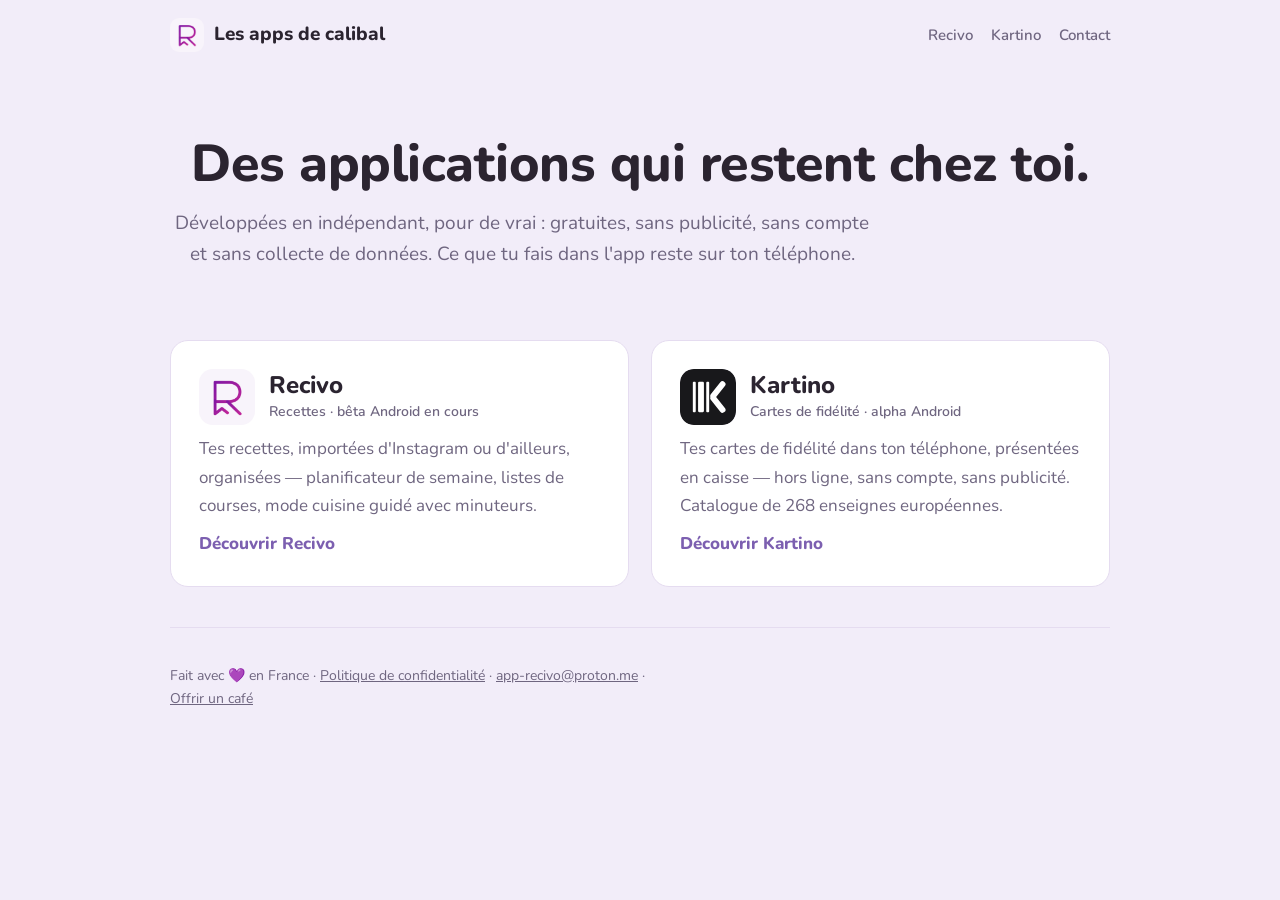
<file: index.html>
<!doctype html>
<html lang="fr">
<head>
<meta charset="utf-8">
<meta name="viewport" content="width=device-width, initial-scale=1">
<title>Les apps de calibal — Recivo & Kartino</title>
<meta name="description" content="Des applications mobiles indépendantes, gratuites, sans pub et sans collecte de données : Recivo (recettes) et bientôt Kartino.">
<link rel="icon" href="assets/recivo-icon.png">
<link rel="preconnect" href="https://fonts.googleapis.com">
<link rel="preconnect" href="https://fonts.gstatic.com" crossorigin>
<link href="https://fonts.googleapis.com/css2?family=Nunito:wght@400;600;800&display=swap" rel="stylesheet">
<link rel="stylesheet" href="assets/site.css">
</head>
<body>
<div class="wrap">

  <header class="top">
    <img src="assets/recivo-icon.png" alt="">
    <a href="./">Les apps de calibal</a>
    <nav>
      <a href="recivo/">Recivo</a>
      <a href="kartino/">Kartino</a>
      <a href="mailto:app-recivo@proton.me">Contact</a>
    </nav>
  </header>

  <div class="hero-home">
    <h1>Des applications qui restent chez toi.</h1>
    <p class="lead">Développées en indépendant, pour de vrai : gratuites, sans publicité,
    sans compte et sans collecte de données. Ce que tu fais dans l'app reste sur ton téléphone.</p>
  </div>

  <div class="apps">
    <a class="app-card" href="recivo/">
      <div class="head">
        <img src="assets/recivo-icon.png" alt="">
        <div>
          <h2>Recivo</h2>
          <div class="state">Recettes · bêta Android en cours</div>
        </div>
      </div>
      <p>Tes recettes, importées d'Instagram ou d'ailleurs, organisées — planificateur de semaine,
      listes de courses, mode cuisine guidé avec minuteurs.</p>
      <span class="go">Découvrir Recivo</span>
    </a>

    <a class="app-card" href="kartino/">
      <div class="head">
        <img src="assets/kartino-icon.svg" alt="">
        <div>
          <h2>Kartino</h2>
          <div class="state">Cartes de fidélité · alpha Android</div>
        </div>
      </div>
      <p>Tes cartes de fidélité dans ton téléphone, présentées en caisse — hors ligne,
      sans compte, sans publicité. Catalogue de 268 enseignes européennes.</p>
      <span class="go">Découvrir Kartino</span>
    </a>
  </div>

  <footer>
    <p>Fait avec 💜 en France ·
      <a href="recivo/confidentialite.html">Politique de confidentialité</a> ·
      <a href="mailto:app-recivo@proton.me">app-recivo@proton.me</a> ·
      <a href="https://paypal.me/AppRecivo">Offrir un café</a></p>
  </footer>

</div>
</body>
</html>
</file>
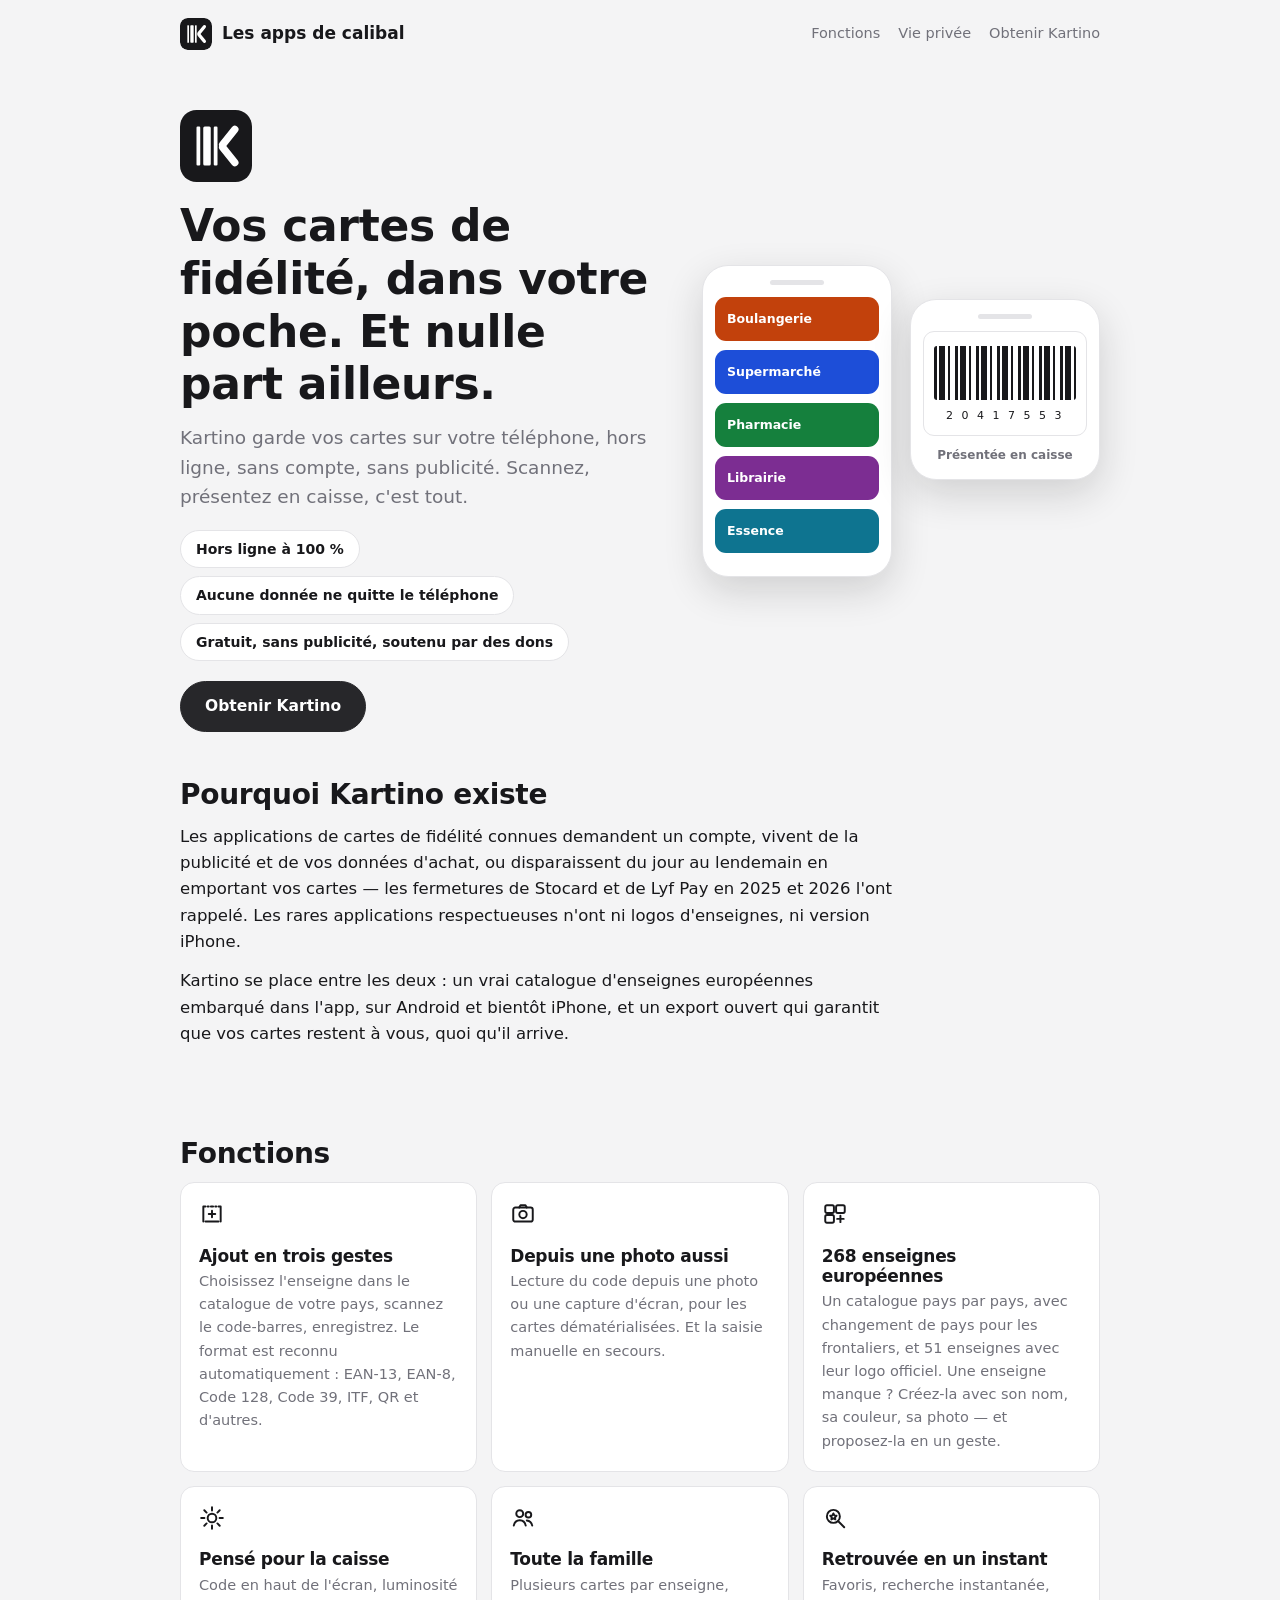
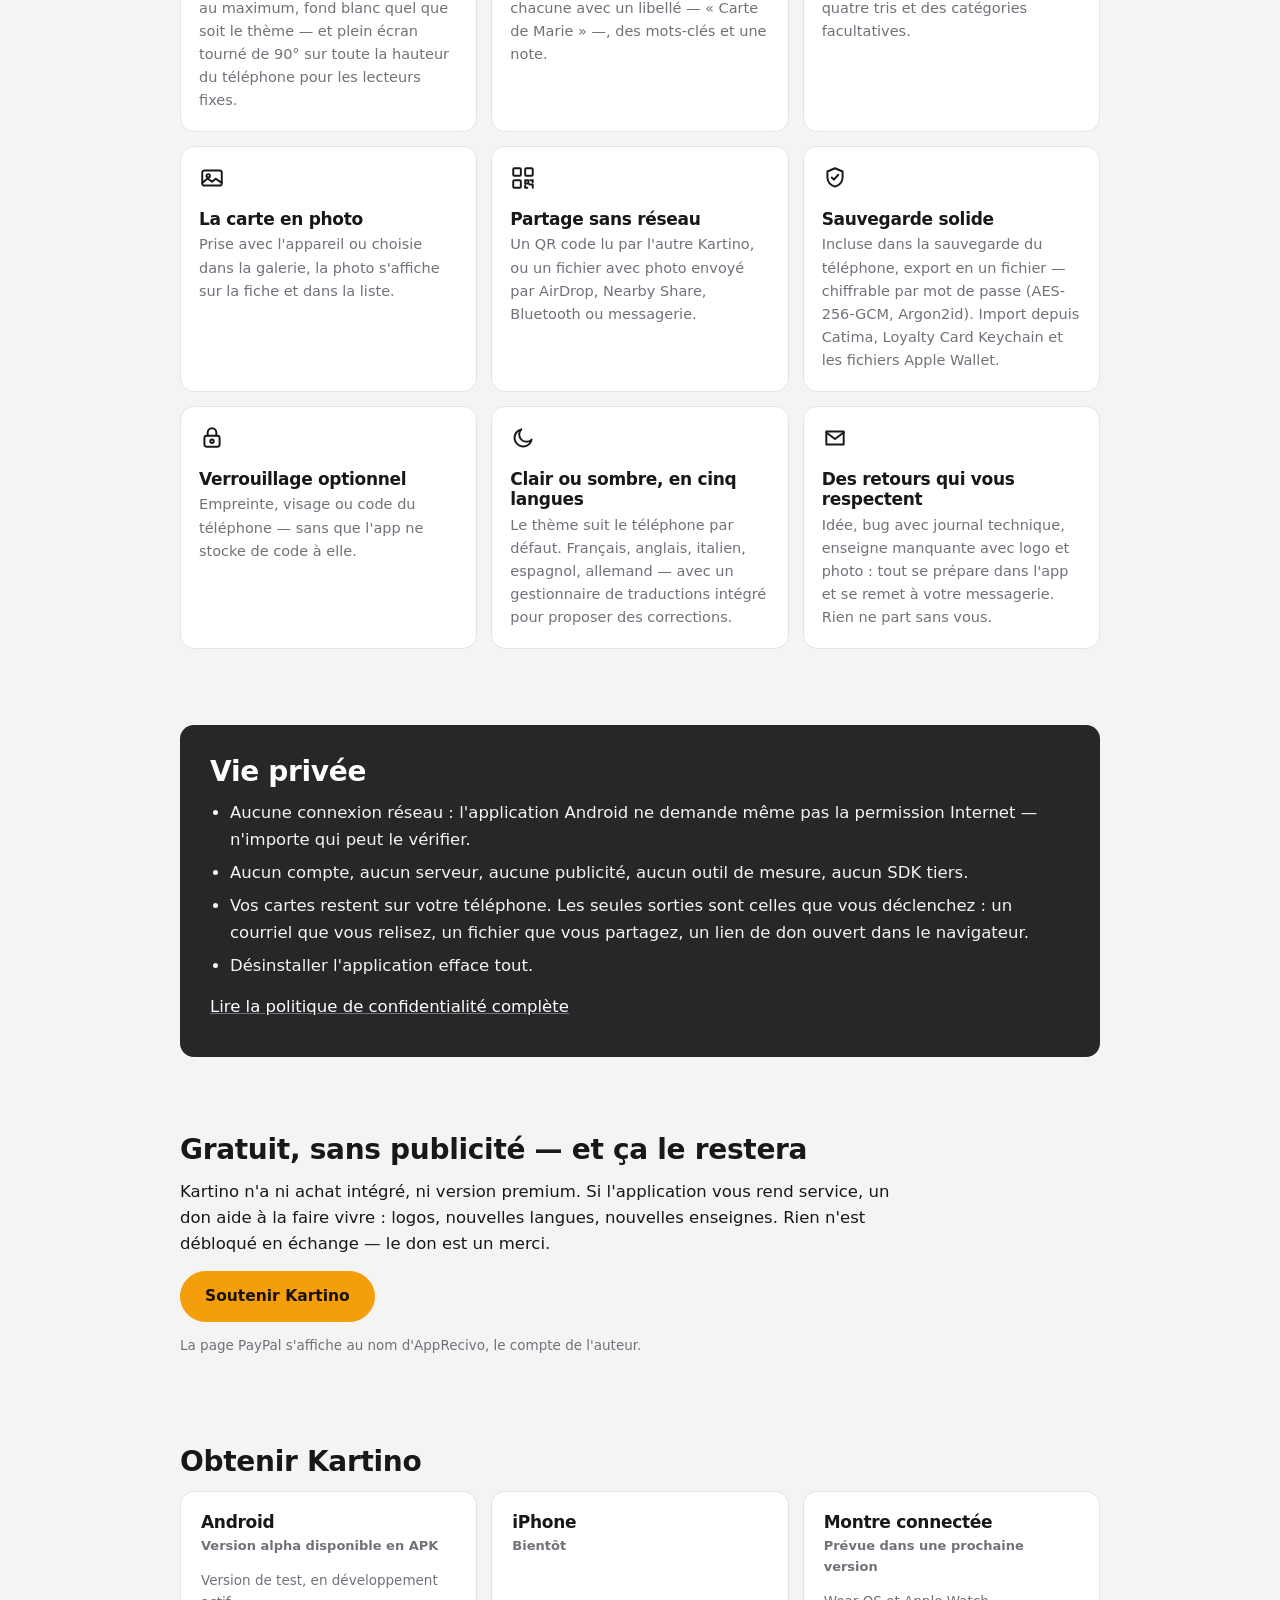
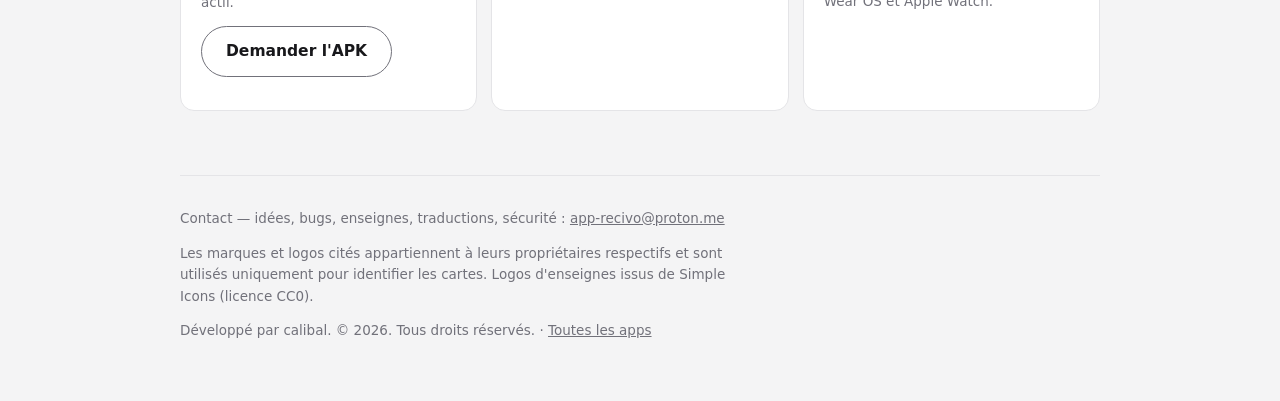
<file: kartino/index.html>
<!doctype html>
<html lang="fr">
<head>
<meta charset="utf-8">
<meta name="viewport" content="width=device-width, initial-scale=1">
<title>Kartino – cartes de fidélité hors ligne, sans compte ni publicité</title>
<meta name="description" content="Kartino range vos cartes de fidélité dans votre téléphone et les affiche en caisse. Hors ligne, sans compte, sans publicité, gratuit. Android, iPhone prévu.">
<meta name="keywords" content="cartes de fidélité, application, hors ligne, vie privée, sans publicité, Android, iPhone, Stocard alternative, Catima">
<link rel="icon" href="../assets/kartino-icon.svg">
<link rel="stylesheet" href="kartino.css">
</head>
<body>
<div class="wrap">

  <header class="top">
    <img src="../assets/kartino-icon.svg" alt="">
    <a href="../">Les apps de calibal</a>
    <nav>
      <a href="#fonctions">Fonctions</a>
      <a href="#vie-privee">Vie privée</a>
      <a href="#obtenir">Obtenir Kartino</a>
    </nav>
  </header>

  <div class="hero">
    <div>
      <img class="logo" src="../assets/kartino-icon.svg" alt="Logo Kartino">
      <h1>Vos cartes de fidélité, dans votre poche. Et nulle part ailleurs.</h1>
      <p class="lead">Kartino garde vos cartes sur votre téléphone, hors ligne, sans compte,
      sans publicité. Scannez, présentez en caisse, c'est tout.</p>
      <ul class="promesses">
        <li>Hors ligne à 100 %</li>
        <li>Aucune donnée ne quitte le téléphone</li>
        <li>Gratuit, sans publicité, soutenu par des dons</li>
      </ul>
      <a class="btn" href="#obtenir">Obtenir Kartino</a>
    </div>
    <div class="mock" aria-hidden="true">
      <div class="phone">
        <div class="bar"></div>
        <div class="tuile" style="background:#C2410C">Boulangerie</div>
        <div class="tuile" style="background:#1D4ED8">Supermarché</div>
        <div class="tuile" style="background:#15803D">Pharmacie</div>
        <div class="tuile" style="background:#7C2D92">Librairie</div>
        <div class="tuile" style="background:#0E7490">Essence</div>
      </div>
      <div class="phone caisse">
        <div class="bar"></div>
        <div class="ecran">
          <div class="codebar"></div>
          <div class="codenum">2 0 4 1 7 5 5 3</div>
        </div>
        <div class="nom">Présentée en caisse</div>
      </div>
    </div>
  </div>

  <section id="pourquoi">
    <h2>Pourquoi Kartino existe</h2>
    <p>Les applications de cartes de fidélité connues demandent un compte, vivent de la
    publicité et de vos données d'achat, ou disparaissent du jour au lendemain en emportant
    vos cartes — les fermetures de Stocard et de Lyf Pay en 2025 et 2026 l'ont rappelé.
    Les rares applications respectueuses n'ont ni logos d'enseignes, ni version iPhone.</p>
    <p>Kartino se place entre les deux : un vrai catalogue d'enseignes européennes embarqué
    dans l'app, sur Android et bientôt iPhone, et un export ouvert qui garantit que vos
    cartes restent à vous, quoi qu'il arrive.</p>
  </section>

  <section id="fonctions">
    <h2>Fonctions</h2>
    <div class="fcards">
      <article>
        <svg viewBox="0 0 24 24" aria-hidden="true"><path d="M4 5h2M8 5h1M11 5h2M15 5h1M18 5h2M4 5v14M6 19h12M20 5v14"/><path d="M9 12h6M12 9v6"/></svg>
        <h3>Ajout en trois gestes</h3>
        <p>Choisissez l'enseigne dans le catalogue de votre pays, scannez le code-barres,
        enregistrez. Le format est reconnu automatiquement : EAN-13, EAN-8, Code 128,
        Code 39, ITF, QR et d'autres.</p>
      </article>
      <article>
        <svg viewBox="0 0 24 24" aria-hidden="true"><rect x="3" y="6" width="18" height="13" rx="2"/><circle cx="12" cy="12.5" r="3.4"/><path d="M8.5 6l1.2-2h4.6l1.2 2"/></svg>
        <h3>Depuis une photo aussi</h3>
        <p>Lecture du code depuis une photo ou une capture d'écran, pour les cartes
        dématérialisées. Et la saisie manuelle en secours.</p>
      </article>
      <article>
        <svg viewBox="0 0 24 24" aria-hidden="true"><rect x="3" y="4" width="8" height="7" rx="1.5"/><rect x="13" y="4" width="8" height="7" rx="1.5"/><rect x="3" y="13" width="8" height="7" rx="1.5"/><path d="M17 13.5v6M14 16.5h6"/></svg>
        <h3>268 enseignes européennes</h3>
        <p>Un catalogue pays par pays, avec changement de pays pour les frontaliers,
        et 51 enseignes avec leur logo officiel. Une enseigne manque ? Créez-la avec
        son nom, sa couleur, sa photo — et proposez-la en un geste.</p>
      </article>
      <article>
        <svg viewBox="0 0 24 24" aria-hidden="true"><circle cx="12" cy="12" r="4"/><path d="M12 2v3M12 19v3M2 12h3M19 12h3M4.9 4.9l2.1 2.1M17 17l2.1 2.1M19.1 4.9L17 7M7 17l-2.1 2.1"/></svg>
        <h3>Pensé pour la caisse</h3>
        <p>Code en haut de l'écran, luminosité au maximum, fond blanc quel que soit le
        thème — et plein écran tourné de 90° sur toute la hauteur du téléphone pour les
        lecteurs fixes.</p>
      </article>
      <article>
        <svg viewBox="0 0 24 24" aria-hidden="true"><circle cx="9" cy="8" r="3.2"/><path d="M3.5 19c.6-3.2 2.8-5 5.5-5s4.9 1.8 5.5 5"/><circle cx="17" cy="9" r="2.6"/><path d="M15.5 14.3c2.6.2 4.4 1.8 5 4.7"/></svg>
        <h3>Toute la famille</h3>
        <p>Plusieurs cartes par enseigne, chacune avec un libellé — « Carte de Marie » —,
        des mots-clés et une note.</p>
      </article>
      <article>
        <svg viewBox="0 0 24 24" aria-hidden="true"><circle cx="10.5" cy="10.5" r="6"/><path d="M15 15l5.5 5.5"/><path d="M10.5 7.8l.9 1.8 2 .3-1.4 1.4.3 2-1.8-.9-1.8.9.3-2-1.4-1.4 2-.3z"/></svg>
        <h3>Retrouvée en un instant</h3>
        <p>Favoris, recherche instantanée, quatre tris et des catégories facultatives.</p>
      </article>
      <article>
        <svg viewBox="0 0 24 24" aria-hidden="true"><rect x="3" y="5" width="18" height="14" rx="2"/><circle cx="8.5" cy="10" r="1.6"/><path d="M3 16.5l5-4 4 3 3.5-2.8L21 16.5"/></svg>
        <h3>La carte en photo</h3>
        <p>Prise avec l'appareil ou choisie dans la galerie, la photo s'affiche sur la
        fiche et dans la liste.</p>
      </article>
      <article>
        <svg viewBox="0 0 24 24" aria-hidden="true"><rect x="3" y="3" width="7" height="7" rx="1"/><rect x="14" y="3" width="7" height="7" rx="1"/><rect x="3" y="14" width="7" height="7" rx="1"/><path d="M14 14h3v3h-3zM19 14h2v2M14 19v2h2M18 18h3v3"/></svg>
        <h3>Partage sans réseau</h3>
        <p>Un QR code lu par l'autre Kartino, ou un fichier avec photo envoyé par AirDrop,
        Nearby Share, Bluetooth ou messagerie.</p>
      </article>
      <article>
        <svg viewBox="0 0 24 24" aria-hidden="true"><path d="M12 3l7 3v5c0 4.4-2.8 7.6-7 9-4.2-1.4-7-4.6-7-9V6z"/><path d="M9 11.5l2 2 4-4.5"/></svg>
        <h3>Sauvegarde solide</h3>
        <p>Incluse dans la sauvegarde du téléphone, export en un fichier — chiffrable par
        mot de passe (AES-256-GCM, Argon2id). Import depuis Catima, Loyalty Card Keychain
        et les fichiers Apple Wallet.</p>
      </article>
      <article>
        <svg viewBox="0 0 24 24" aria-hidden="true"><rect x="5" y="10" width="14" height="10" rx="2"/><path d="M8 10V7a4 4 0 0 1 8 0v3"/><circle cx="12" cy="15" r="1.6"/></svg>
        <h3>Verrouillage optionnel</h3>
        <p>Empreinte, visage ou code du téléphone — sans que l'app ne stocke de code
        à elle.</p>
      </article>
      <article>
        <svg viewBox="0 0 24 24" aria-hidden="true"><path d="M20 13.5A8 8 0 1 1 10.5 4a6.5 6.5 0 0 0 9.5 9.5z"/></svg>
        <h3>Clair ou sombre, en cinq langues</h3>
        <p>Le thème suit le téléphone par défaut. Français, anglais, italien, espagnol,
        allemand — avec un gestionnaire de traductions intégré pour proposer des
        corrections.</p>
      </article>
      <article>
        <svg viewBox="0 0 24 24" aria-hidden="true"><path d="M4 6h16v12H4z"/><path d="M4 7l8 6 8-6"/></svg>
        <h3>Des retours qui vous respectent</h3>
        <p>Idée, bug avec journal technique, enseigne manquante avec logo et photo :
        tout se prépare dans l'app et se remet à votre messagerie. Rien ne part
        sans vous.</p>
      </article>
    </div>
  </section>

  <section id="vie-privee">
    <div class="vp">
      <h2>Vie privée</h2>
      <ul>
        <li>Aucune connexion réseau : l'application Android ne demande même pas la
        permission Internet — n'importe qui peut le vérifier.</li>
        <li>Aucun compte, aucun serveur, aucune publicité, aucun outil de mesure,
        aucun SDK tiers.</li>
        <li>Vos cartes restent sur votre téléphone. Les seules sorties sont celles que
        vous déclenchez : un courriel que vous relisez, un fichier que vous partagez,
        un lien de don ouvert dans le navigateur.</li>
        <li>Désinstaller l'application efface tout.</li>
      </ul>
      <p><a href="confidentialite.html">Lire la politique de confidentialité complète</a></p>
    </div>
  </section>

  <section id="soutenir">
    <h2>Gratuit, sans publicité — et ça le restera</h2>
    <p>Kartino n'a ni achat intégré, ni version premium. Si l'application vous rend
    service, un don aide à la faire vivre : logos, nouvelles langues, nouvelles
    enseignes. Rien n'est débloqué en échange — le don est un merci.</p>
    <p><a class="btn don" href="https://paypal.me/AppRecivo">Soutenir Kartino</a></p>
    <p class="note">La page PayPal s'affiche au nom d'AppRecivo, le compte de l'auteur.</p>
  </section>

  <section id="obtenir">
    <h2>Obtenir Kartino</h2>
    <div class="get">
      <article>
        <h3>Android</h3>
        <p class="etat">Version alpha disponible en APK</p>
        <p class="note">Version de test, en développement actif.</p>
        <p><a class="btn ghost" href="mailto:app-recivo@proton.me?subject=APK%20alpha%20Kartino">Demander l'APK</a></p>
      </article>
      <article>
        <h3>iPhone</h3>
        <p class="etat">Bientôt</p>
      </article>
      <article>
        <h3>Montre connectée</h3>
        <p class="etat">Prévue dans une prochaine version</p>
        <p class="note">Wear OS et Apple Watch.</p>
      </article>
    </div>
  </section>

  <footer>
    <p>Contact — idées, bugs, enseignes, traductions, sécurité :
    <a href="mailto:app-recivo@proton.me">app-recivo@proton.me</a></p>
    <p>Les marques et logos cités appartiennent à leurs propriétaires respectifs et sont
    utilisés uniquement pour identifier les cartes. Logos d'enseignes issus de
    Simple Icons (licence CC0).</p>
    <p>Développé par calibal. © 2026. Tous droits réservés. ·
    <a href="../">Toutes les apps</a></p>
  </footer>

</div>
</body>
</html>
</file>
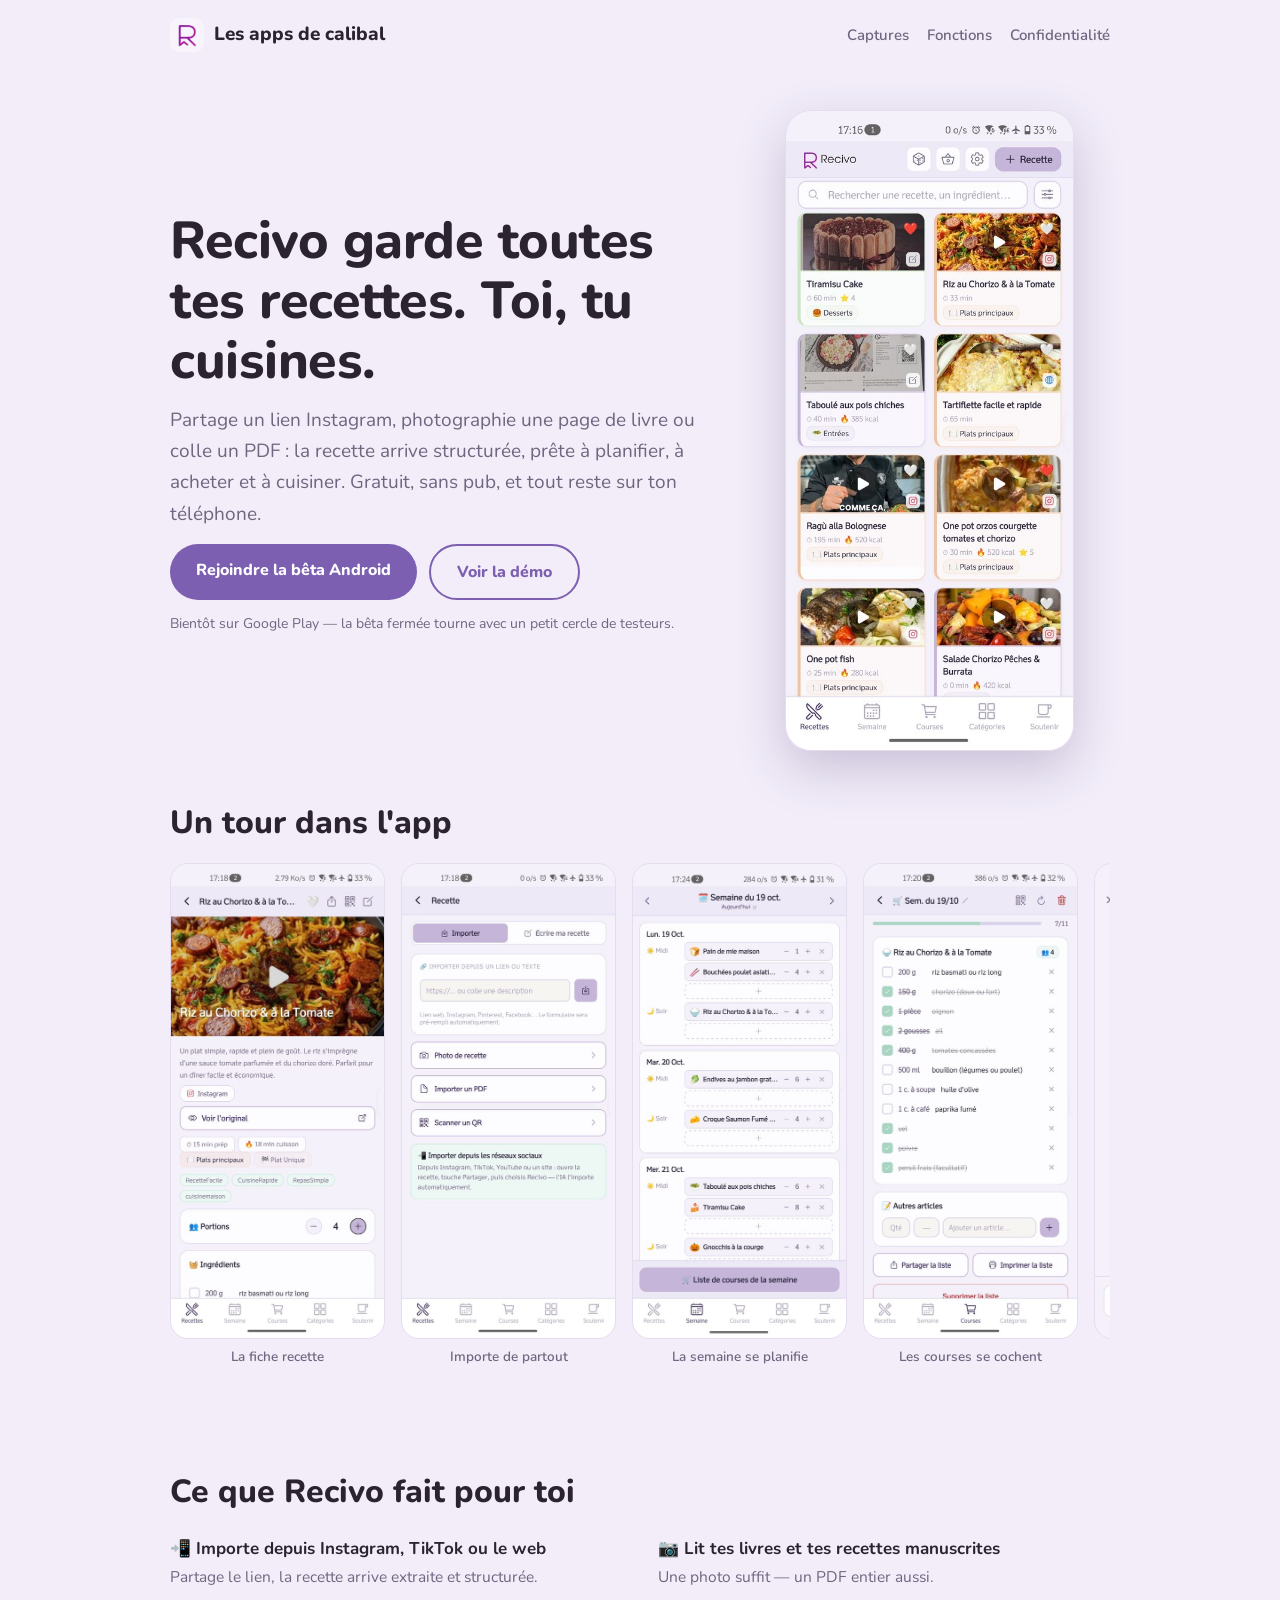
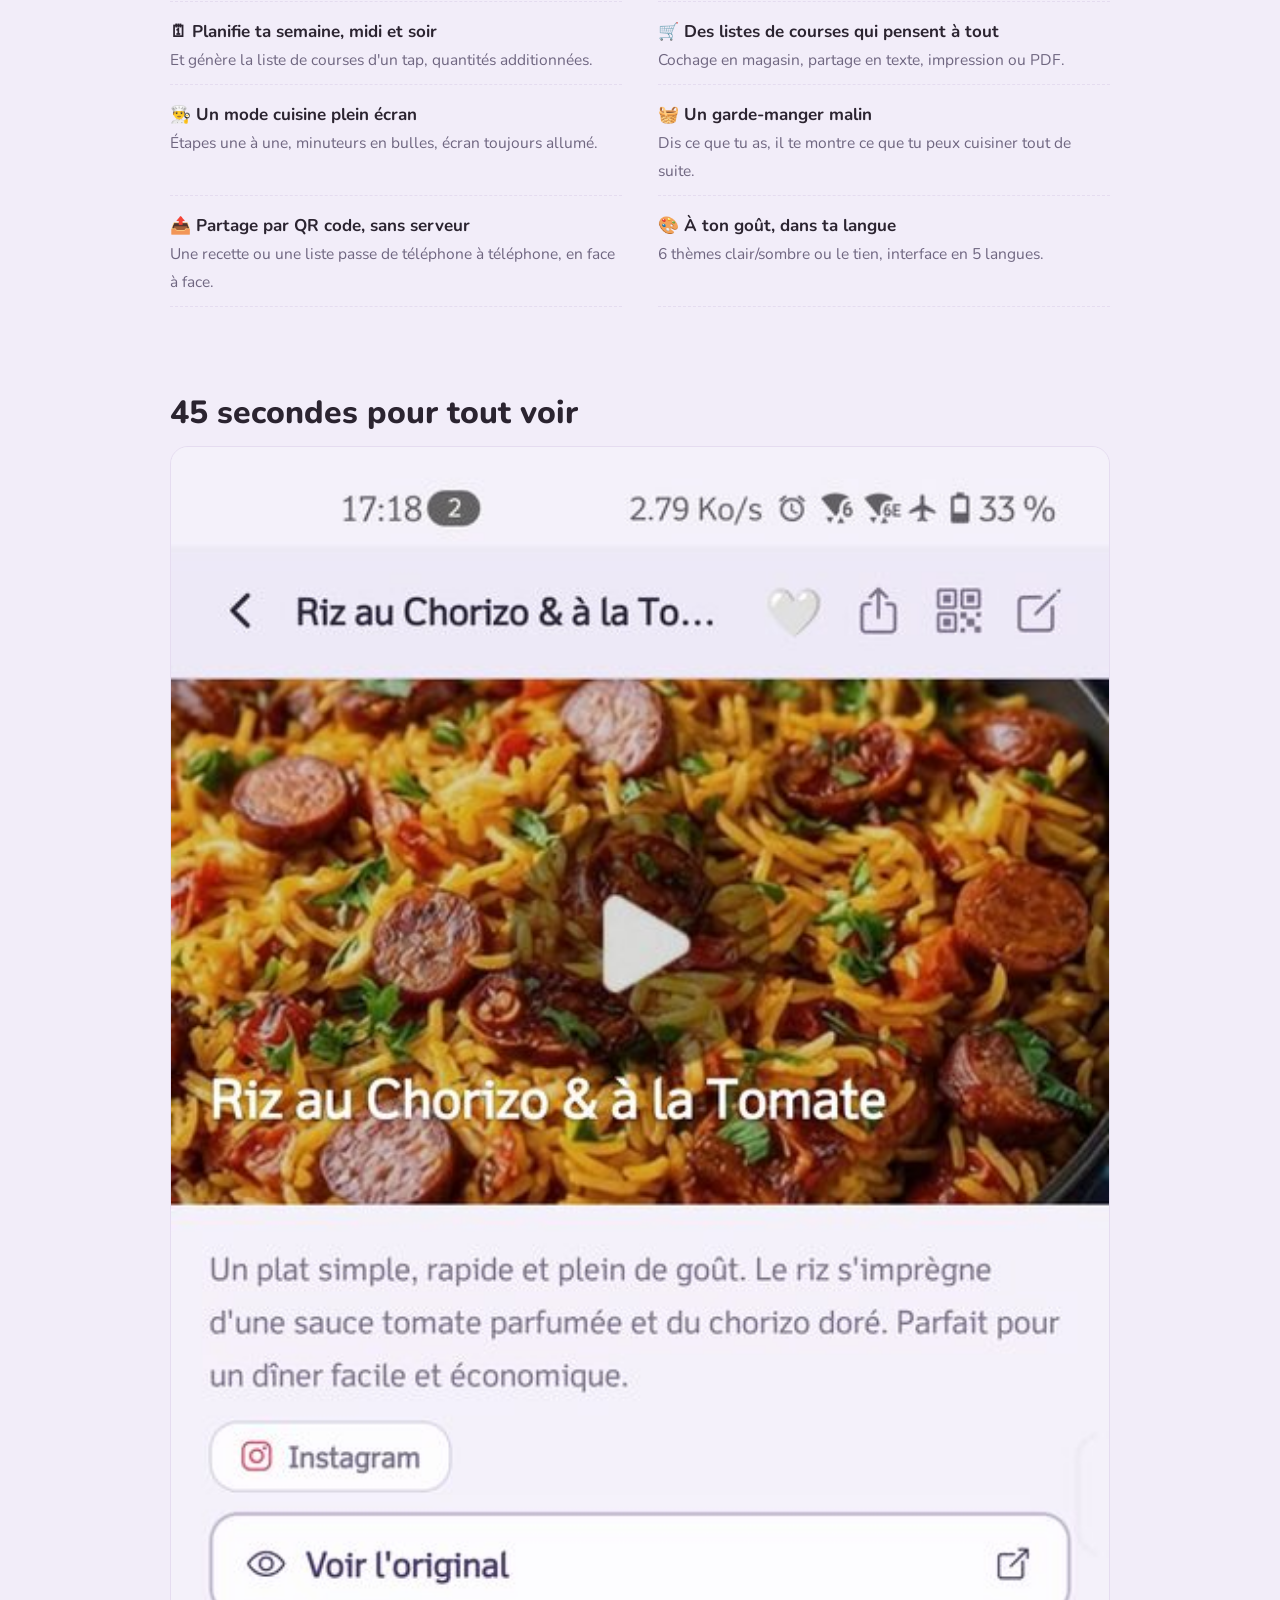
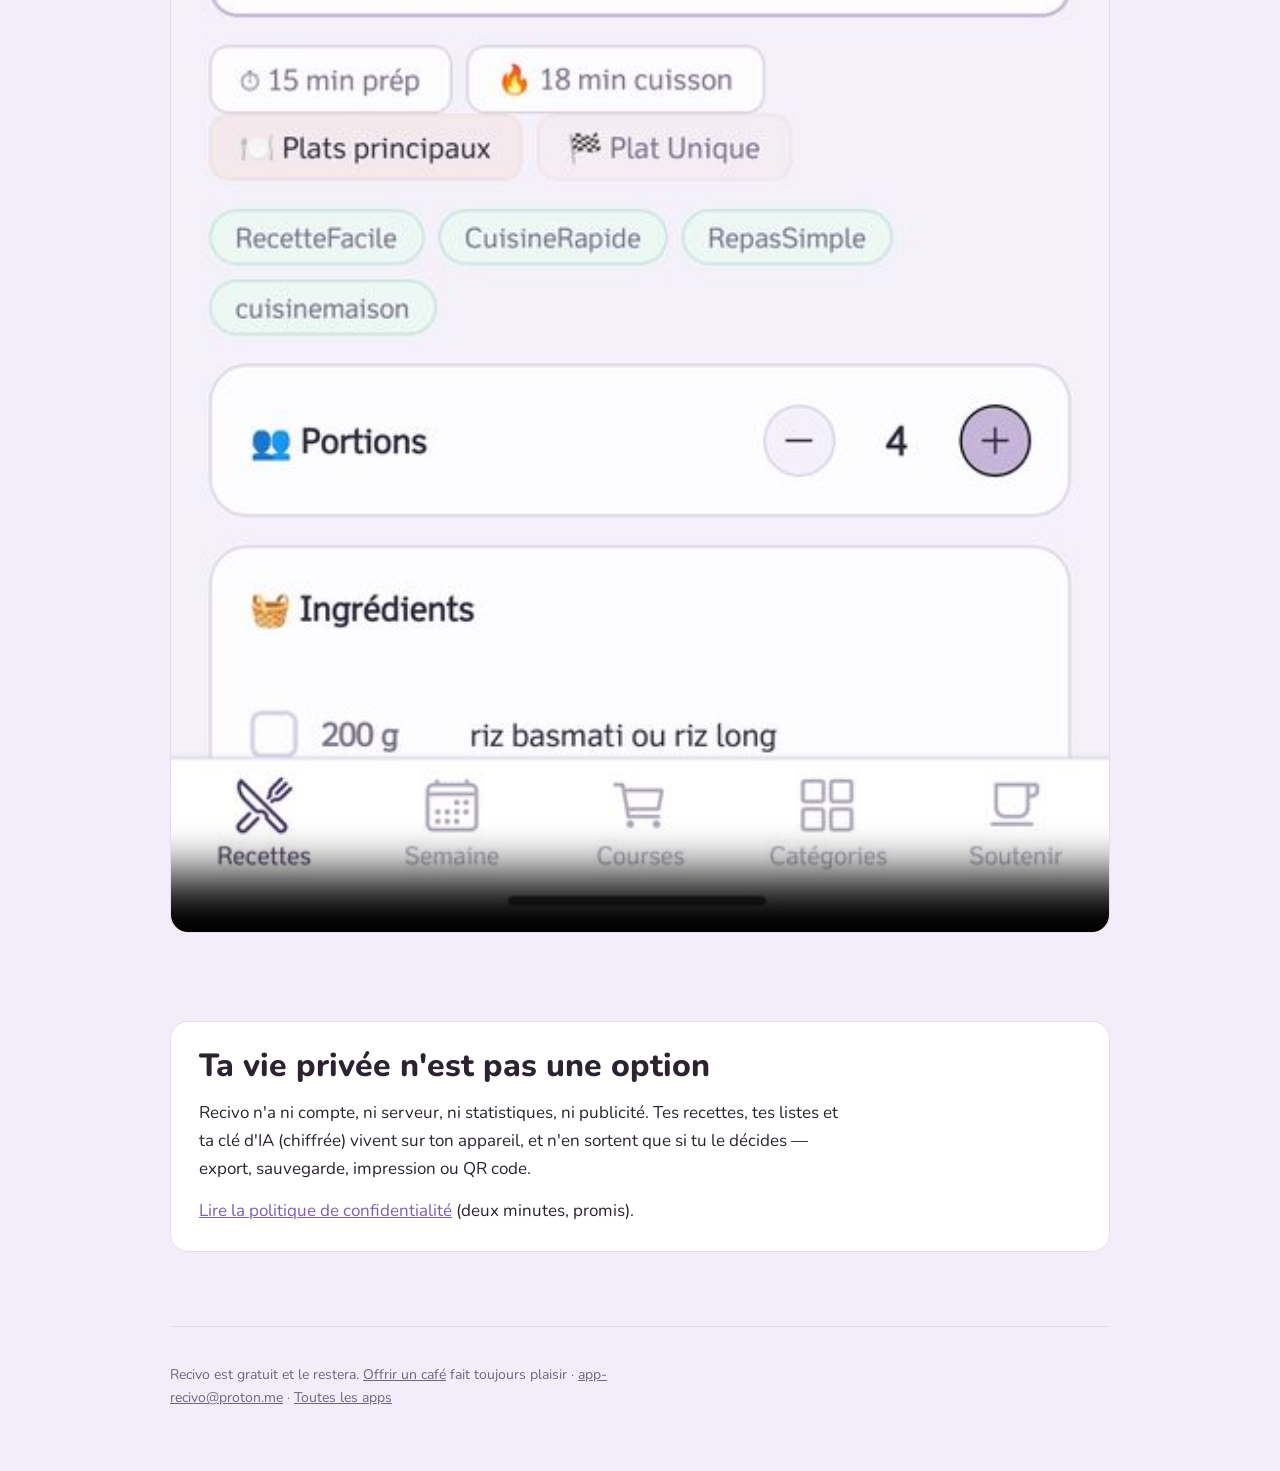
<file: recivo/index.html>
<!doctype html>
<html lang="fr">
<head>
<meta charset="utf-8">
<meta name="viewport" content="width=device-width, initial-scale=1">
<title>Recivo — Tes recettes, enfin organisées</title>
<meta name="description" content="Recivo importe tes recettes depuis Instagram, un livre ou un PDF, planifie ta semaine et génère tes listes de courses. Gratuit, sans pub, 100 % local.">
<link rel="icon" href="../assets/recivo-icon.png">
<link rel="preconnect" href="https://fonts.googleapis.com">
<link rel="preconnect" href="https://fonts.gstatic.com" crossorigin>
<link href="https://fonts.googleapis.com/css2?family=Nunito:wght@400;600;800&display=swap" rel="stylesheet">
<link rel="stylesheet" href="../assets/site.css">
</head>
<body>
<div class="wrap">

  <header class="top">
    <img src="../assets/recivo-icon.png" alt="">
    <a href="../">Les apps de calibal</a>
    <nav>
      <a href="#captures">Captures</a>
      <a href="#fonctions">Fonctions</a>
      <a href="confidentialite.html">Confidentialité</a>
    </nav>
  </header>

  <div class="hero-app">
    <div>
      <h1>Recivo garde toutes tes recettes. Toi, tu cuisines.</h1>
      <p class="lead">Partage un lien Instagram, photographie une page de livre ou colle un PDF :
      la recette arrive structurée, prête à planifier, à acheter et à cuisiner.
      Gratuit, sans pub, et tout reste sur ton téléphone.</p>
      <div class="ctas">
        <a class="btn" href="mailto:app-recivo@proton.me?subject=Rejoindre%20la%20b%C3%AAta%20Recivo">Rejoindre la bêta Android</a>
        <a class="btn ghost" href="#video">Voir la démo</a>
      </div>
      <p style="font-size:14px; color:var(--sub); margin-top:12px;">Bientôt sur Google Play — la bêta fermée tourne avec un petit cercle de testeurs.</p>
    </div>
    <img class="phone" src="img/accueil.jpg" alt="L'écran d'accueil de Recivo : une grille de recettes illustrées.">
  </div>

  <section id="captures">
    <h2>Un tour dans l'app</h2>
    <div class="reel" aria-label="Captures d'écran de Recivo">
      <figure><img src="img/fiche.jpg" alt="Une fiche recette complète avec photo, temps et étiquettes."><figcaption>La fiche recette</figcaption></figure>
      <figure><img src="img/importer.jpg" alt="L'écran d'import : lien, photo, PDF ou QR code."><figcaption>Importe de partout</figcaption></figure>
      <figure><img src="img/semaine.jpg" alt="Le planificateur de semaine, midi et soir."><figcaption>La semaine se planifie</figcaption></figure>
      <figure><img src="img/courses.jpg" alt="Une liste de courses générée, articles cochés en magasin."><figcaption>Les courses se cochent</figcaption></figure>
      <figure><img src="img/cuisine.jpg" alt="Le mode cuisine plein écran avec deux minuteurs flottants."><figcaption>Le mode cuisine guide</figcaption></figure>
      <figure><img src="img/garde-manger.jpg" alt="Le garde-manger : ce que tu peux cuisiner avec ce que tu as."><figcaption>Le garde-manger sait</figcaption></figure>
      <figure><img src="img/themes.jpg" alt="Le choix des thèmes graphiques en aperçus miniatures."><figcaption>Les thèmes s'essayent</figcaption></figure>
      <figure><img src="img/accueil.jpg" alt="L'accueil de Recivo avec la recherche et les filtres."><figcaption>Tout au même endroit</figcaption></figure>
    </div>
  </section>

  <section id="fonctions">
    <h2>Ce que Recivo fait pour toi</h2>
    <ul class="feats">
      <li><b>📲 Importe depuis Instagram, TikTok ou le web</b><span>Partage le lien, la recette arrive extraite et structurée.</span></li>
      <li><b>📷 Lit tes livres et tes recettes manuscrites</b><span>Une photo suffit — un PDF entier aussi.</span></li>
      <li><b>🗓 Planifie ta semaine, midi et soir</b><span>Et génère la liste de courses d'un tap, quantités additionnées.</span></li>
      <li><b>🛒 Des listes de courses qui pensent à tout</b><span>Cochage en magasin, partage en texte, impression ou PDF.</span></li>
      <li><b>👨‍🍳 Un mode cuisine plein écran</b><span>Étapes une à une, minuteurs en bulles, écran toujours allumé.</span></li>
      <li><b>🧺 Un garde-manger malin</b><span>Dis ce que tu as, il te montre ce que tu peux cuisiner tout de suite.</span></li>
      <li><b>📤 Partage par QR code, sans serveur</b><span>Une recette ou une liste passe de téléphone à téléphone, en face à face.</span></li>
      <li><b>🎨 À ton goût, dans ta langue</b><span>6 thèmes clair/sombre ou le tien, interface en 5 langues.</span></li>
    </ul>
  </section>

  <section id="video">
    <h2>45 secondes pour tout voir</h2>
    <video controls preload="metadata" poster="img/fiche.jpg">
      <source src="promo.mp4" type="video/mp4">
      Ta visionneuse ne lit pas la vidéo — <a href="promo.mp4">la télécharger</a>.
    </video>
  </section>

  <section>
    <div class="trust">
      <h2>Ta vie privée n'est pas une option</h2>
      <p>Recivo n'a ni compte, ni serveur, ni statistiques, ni publicité. Tes recettes, tes listes
      et ta clé d'IA (chiffrée) vivent sur ton appareil, et n'en sortent que si tu le décides —
      export, sauvegarde, impression ou QR code.</p>
      <p><a href="confidentialite.html">Lire la politique de confidentialité</a> (deux minutes, promis).</p>
    </div>
  </section>

  <footer>
    <p>Recivo est gratuit et le restera.
      <a href="https://paypal.me/AppRecivo">Offrir un café</a> fait toujours plaisir ·
      <a href="mailto:app-recivo@proton.me">app-recivo@proton.me</a> ·
      <a href="../">Toutes les apps</a></p>
  </footer>

</div>
</body>
</html>
</file>
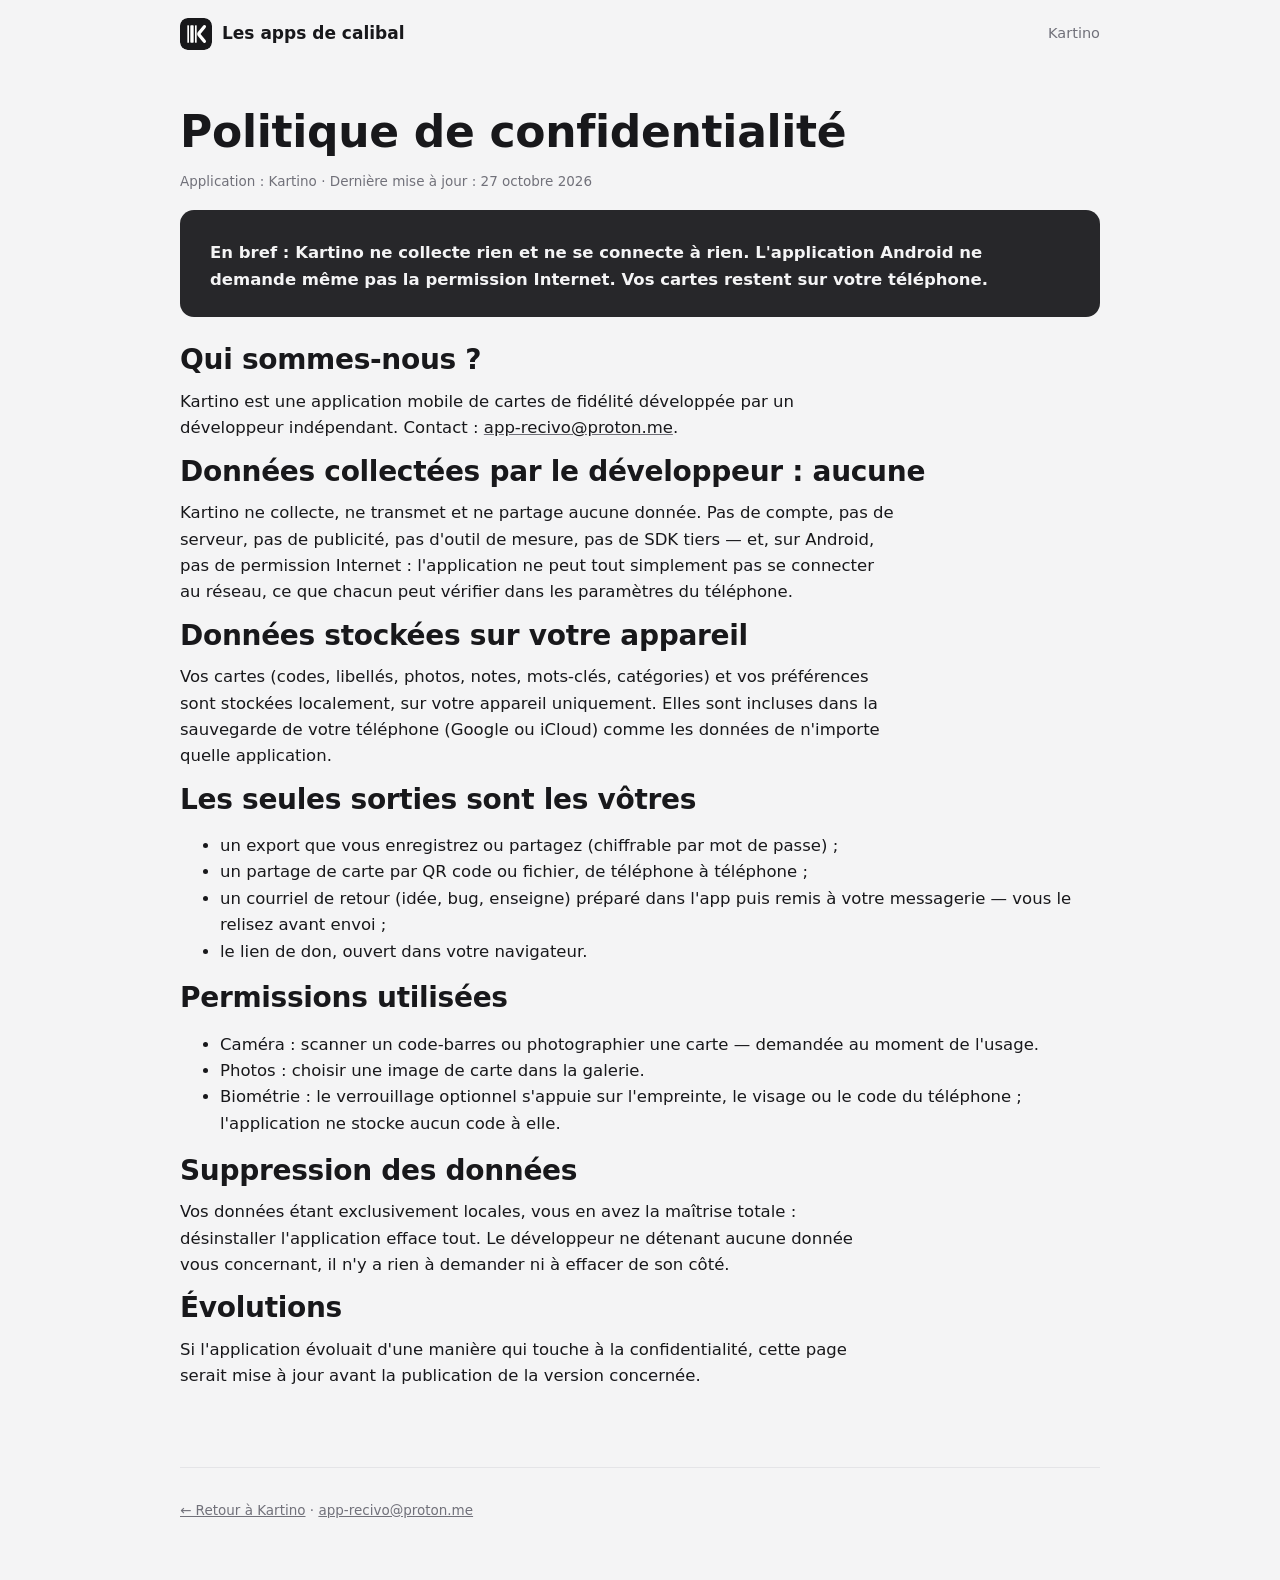
<file: kartino/confidentialite.html>
<!doctype html>
<html lang="fr">
<head>
<meta charset="utf-8">
<meta name="viewport" content="width=device-width, initial-scale=1">
<title>Kartino — Politique de confidentialité</title>
<meta name="description" content="Politique de confidentialité de Kartino : aucune connexion réseau, aucune collecte, stockage 100 % local.">
<link rel="icon" href="../assets/kartino-icon.svg">
<link rel="stylesheet" href="kartino.css">
</head>
<body>
<div class="wrap">

  <header class="top">
    <img src="../assets/kartino-icon.svg" alt="">
    <a href="../">Les apps de calibal</a>
    <nav><a href="./">Kartino</a></nav>
  </header>

  <section>
    <h1>Politique de confidentialité</h1>
    <p class="note">Application : Kartino · Dernière mise à jour : 27 octobre 2026</p>

    <div class="vp" style="margin: 18px 0 26px;">
      <p style="margin:0; font-weight:700;">En bref : Kartino ne collecte rien et ne se
      connecte à rien. L'application Android ne demande même pas la permission Internet.
      Vos cartes restent sur votre téléphone.</p>
    </div>

    <h2>Qui sommes-nous ?</h2>
    <p>Kartino est une application mobile de cartes de fidélité développée par un
    développeur indépendant. Contact :
    <a href="mailto:app-recivo@proton.me">app-recivo@proton.me</a>.</p>

    <h2>Données collectées par le développeur : aucune</h2>
    <p>Kartino ne collecte, ne transmet et ne partage aucune donnée. Pas de compte,
    pas de serveur, pas de publicité, pas d'outil de mesure, pas de SDK tiers — et,
    sur Android, pas de permission Internet : l'application ne peut tout simplement
    pas se connecter au réseau, ce que chacun peut vérifier dans les paramètres
    du téléphone.</p>

    <h2>Données stockées sur votre appareil</h2>
    <p>Vos cartes (codes, libellés, photos, notes, mots-clés, catégories) et vos
    préférences sont stockées localement, sur votre appareil uniquement. Elles sont
    incluses dans la sauvegarde de votre téléphone (Google ou iCloud) comme les
    données de n'importe quelle application.</p>

    <h2>Les seules sorties sont les vôtres</h2>
    <ul>
      <li>un export que vous enregistrez ou partagez (chiffrable par mot de passe) ;</li>
      <li>un partage de carte par QR code ou fichier, de téléphone à téléphone ;</li>
      <li>un courriel de retour (idée, bug, enseigne) préparé dans l'app puis remis à
      votre messagerie — vous le relisez avant envoi ;</li>
      <li>le lien de don, ouvert dans votre navigateur.</li>
    </ul>

    <h2>Permissions utilisées</h2>
    <ul>
      <li>Caméra : scanner un code-barres ou photographier une carte — demandée au
      moment de l'usage.</li>
      <li>Photos : choisir une image de carte dans la galerie.</li>
      <li>Biométrie : le verrouillage optionnel s'appuie sur l'empreinte, le visage ou
      le code du téléphone ; l'application ne stocke aucun code à elle.</li>
    </ul>

    <h2>Suppression des données</h2>
    <p>Vos données étant exclusivement locales, vous en avez la maîtrise totale :
    désinstaller l'application efface tout. Le développeur ne détenant aucune donnée
    vous concernant, il n'y a rien à demander ni à effacer de son côté.</p>

    <h2>Évolutions</h2>
    <p>Si l'application évoluait d'une manière qui touche à la confidentialité, cette
    page serait mise à jour avant la publication de la version concernée.</p>
  </section>

  <footer>
    <p><a href="./">← Retour à Kartino</a> ·
    <a href="mailto:app-recivo@proton.me">app-recivo@proton.me</a></p>
  </footer>

</div>
</body>
</html>
</file>
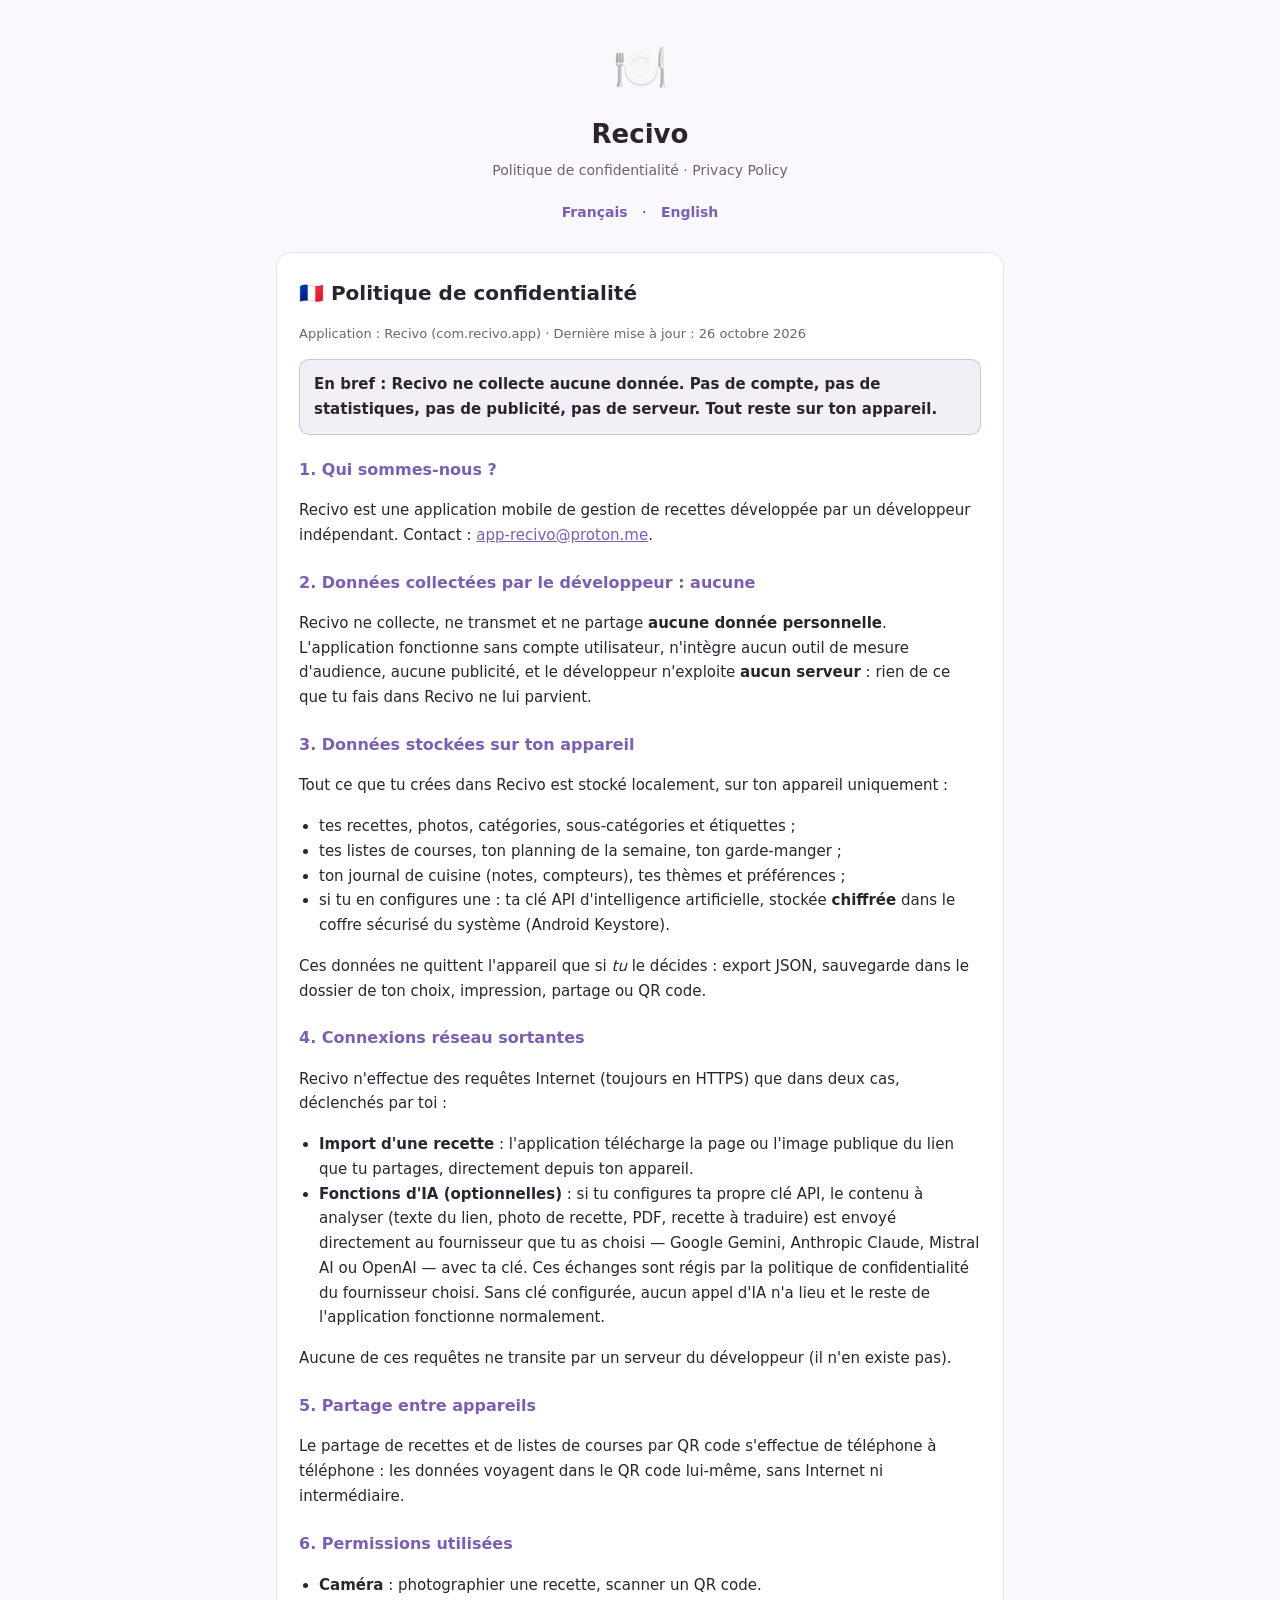
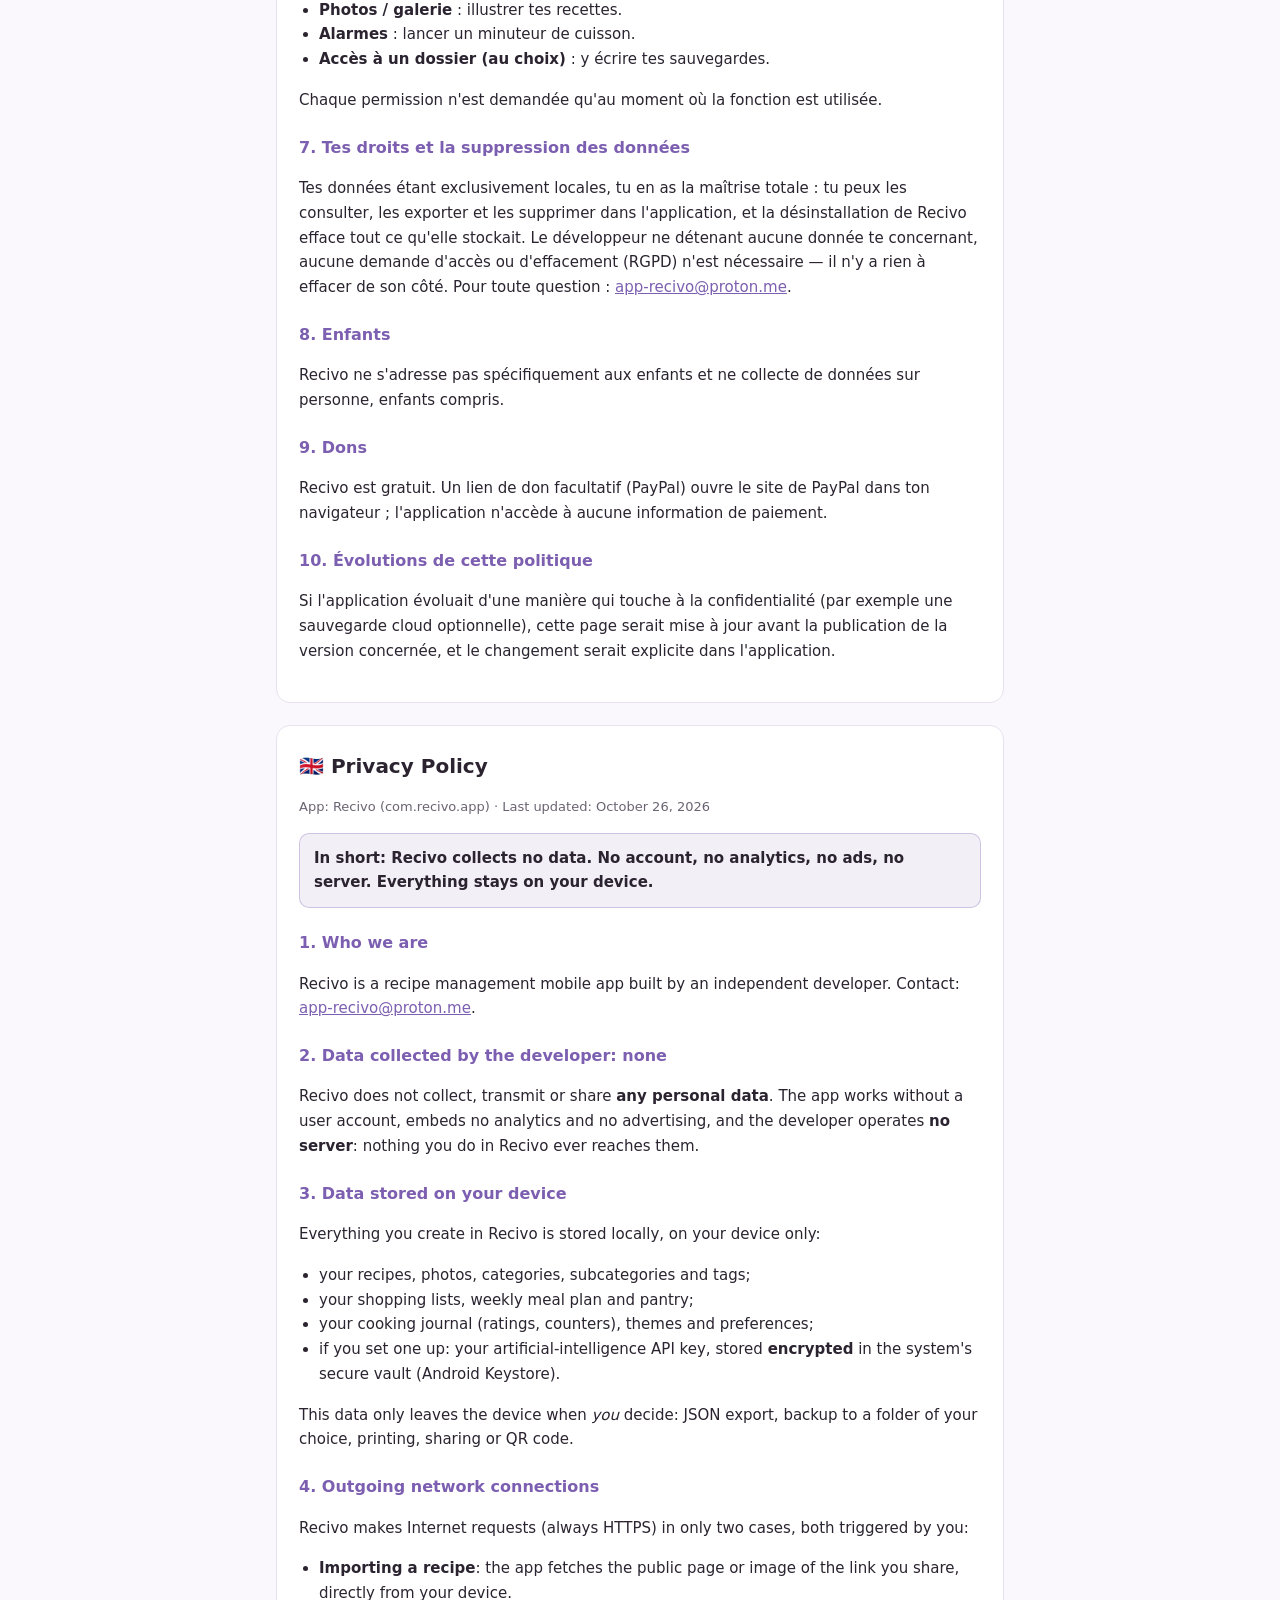
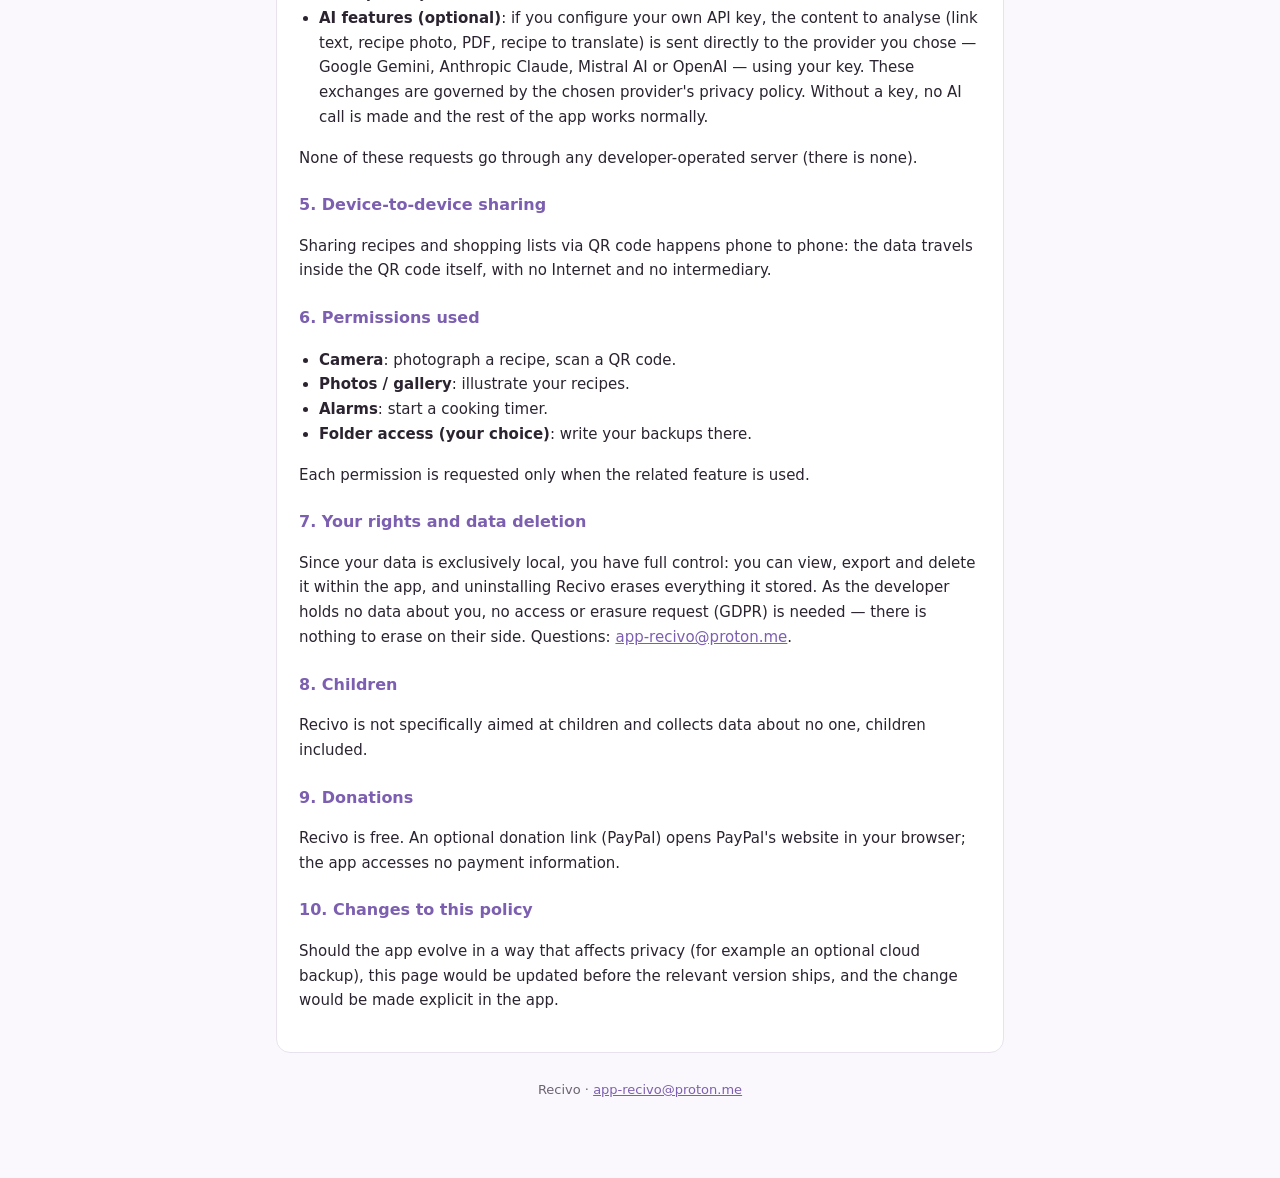
<file: recivo/confidentialite.html>
<!doctype html>
<html lang="fr">
<head>
<meta charset="utf-8">
<meta name="viewport" content="width=device-width, initial-scale=1">
<title>Recivo — Politique de confidentialité</title>
<meta name="description" content="Politique de confidentialité de l'application Recivo : aucune collecte de données, stockage 100 % local.">
<style>
  :root { --ink: #2b2430; --sub: #6b6372; --accent: #7c5fb0; --bg: #faf8fc; --card: #ffffff; --border: #e8e2ef; }
  @media (prefers-color-scheme: dark) {
    :root { --ink: #ece7f2; --sub: #a79fb3; --accent: #b9a3e3; --bg: #17131c; --card: #201a28; --border: #352c42; }
  }
  * { box-sizing: border-box; }
  body { margin: 0; background: var(--bg); color: var(--ink); font: 16px/1.65 system-ui, -apple-system, "Segoe UI", Roboto, sans-serif; }
  .wrap { max-width: 760px; margin: 0 auto; padding: 32px 16px 64px; }
  header { text-align: center; margin-bottom: 28px; }
  header .logo { font-size: 44px; }
  h1 { font-size: 26px; margin: 8px 0 4px; }
  .sub { color: var(--sub); font-size: 14px; }
  nav.lang { text-align: center; margin: 18px 0 8px; font-size: 14px; }
  nav.lang a { color: var(--accent); text-decoration: none; font-weight: 600; margin: 0 10px; }
  section.card { background: var(--card); border: 1px solid var(--border); border-radius: 14px; padding: 24px 22px; margin-top: 22px; }
  h2 { font-size: 20px; margin: 0 0 6px; }
  h3 { font-size: 16px; margin: 22px 0 6px; color: var(--accent); }
  p, li { font-size: 15px; }
  ul { padding-left: 20px; }
  .muted { color: var(--sub); font-size: 13px; }
  a { color: var(--accent); }
  .tldr { background: color-mix(in srgb, var(--accent) 10%, transparent); border: 1px solid color-mix(in srgb, var(--accent) 30%, transparent); border-radius: 10px; padding: 12px 14px; font-weight: 600; }
</style>
</head>
<body>
<div class="wrap">

<header>
  <div class="logo">🍽️</div>
  <h1>Recivo</h1>
  <div class="sub">Politique de confidentialité · Privacy Policy</div>
  <nav class="lang"><a href="#fr">Français</a> · <a href="#en">English</a></nav>
</header>

<!-- ────────────────────────── FRANÇAIS ────────────────────────── -->
<section class="card" id="fr">
  <h2>🇫🇷 Politique de confidentialité</h2>
  <p class="muted">Application : Recivo (com.recivo.app) · Dernière mise à jour : 26 octobre 2026</p>

  <p class="tldr">En bref : Recivo ne collecte aucune donnée. Pas de compte, pas de statistiques, pas de publicité, pas de serveur. Tout reste sur ton appareil.</p>

  <h3>1. Qui sommes-nous ?</h3>
  <p>Recivo est une application mobile de gestion de recettes développée par un développeur indépendant. Contact : <a href="mailto:app-recivo@proton.me">app-recivo@proton.me</a>.</p>

  <h3>2. Données collectées par le développeur : aucune</h3>
  <p>Recivo ne collecte, ne transmet et ne partage <strong>aucune donnée personnelle</strong>. L'application fonctionne sans compte utilisateur, n'intègre aucun outil de mesure d'audience, aucune publicité, et le développeur n'exploite <strong>aucun serveur</strong> : rien de ce que tu fais dans Recivo ne lui parvient.</p>

  <h3>3. Données stockées sur ton appareil</h3>
  <p>Tout ce que tu crées dans Recivo est stocké localement, sur ton appareil uniquement :</p>
  <ul>
    <li>tes recettes, photos, catégories, sous-catégories et étiquettes ;</li>
    <li>tes listes de courses, ton planning de la semaine, ton garde-manger ;</li>
    <li>ton journal de cuisine (notes, compteurs), tes thèmes et préférences ;</li>
    <li>si tu en configures une : ta clé API d'intelligence artificielle, stockée <strong>chiffrée</strong> dans le coffre sécurisé du système (Android Keystore).</li>
  </ul>
  <p>Ces données ne quittent l'appareil que si <em>tu</em> le décides : export JSON, sauvegarde dans le dossier de ton choix, impression, partage ou QR code.</p>

  <h3>4. Connexions réseau sortantes</h3>
  <p>Recivo n'effectue des requêtes Internet (toujours en HTTPS) que dans deux cas, déclenchés par toi :</p>
  <ul>
    <li><strong>Import d'une recette</strong> : l'application télécharge la page ou l'image publique du lien que tu partages, directement depuis ton appareil.</li>
    <li><strong>Fonctions d'IA (optionnelles)</strong> : si tu configures ta propre clé API, le contenu à analyser (texte du lien, photo de recette, PDF, recette à traduire) est envoyé directement au fournisseur que tu as choisi — Google Gemini, Anthropic Claude, Mistral AI ou OpenAI — avec ta clé. Ces échanges sont régis par la politique de confidentialité du fournisseur choisi. Sans clé configurée, aucun appel d'IA n'a lieu et le reste de l'application fonctionne normalement.</li>
  </ul>
  <p>Aucune de ces requêtes ne transite par un serveur du développeur (il n'en existe pas).</p>

  <h3>5. Partage entre appareils</h3>
  <p>Le partage de recettes et de listes de courses par QR code s'effectue de téléphone à téléphone : les données voyagent dans le QR code lui-même, sans Internet ni intermédiaire.</p>

  <h3>6. Permissions utilisées</h3>
  <ul>
    <li><strong>Caméra</strong> : photographier une recette, scanner un QR code.</li>
    <li><strong>Photos / galerie</strong> : illustrer tes recettes.</li>
    <li><strong>Alarmes</strong> : lancer un minuteur de cuisson.</li>
    <li><strong>Accès à un dossier (au choix)</strong> : y écrire tes sauvegardes.</li>
  </ul>
  <p>Chaque permission n'est demandée qu'au moment où la fonction est utilisée.</p>

  <h3>7. Tes droits et la suppression des données</h3>
  <p>Tes données étant exclusivement locales, tu en as la maîtrise totale : tu peux les consulter, les exporter et les supprimer dans l'application, et la désinstallation de Recivo efface tout ce qu'elle stockait. Le développeur ne détenant aucune donnée te concernant, aucune demande d'accès ou d'effacement (RGPD) n'est nécessaire — il n'y a rien à effacer de son côté. Pour toute question : <a href="mailto:app-recivo@proton.me">app-recivo@proton.me</a>.</p>

  <h3>8. Enfants</h3>
  <p>Recivo ne s'adresse pas spécifiquement aux enfants et ne collecte de données sur personne, enfants compris.</p>

  <h3>9. Dons</h3>
  <p>Recivo est gratuit. Un lien de don facultatif (PayPal) ouvre le site de PayPal dans ton navigateur ; l'application n'accède à aucune information de paiement.</p>

  <h3>10. Évolutions de cette politique</h3>
  <p>Si l'application évoluait d'une manière qui touche à la confidentialité (par exemple une sauvegarde cloud optionnelle), cette page serait mise à jour avant la publication de la version concernée, et le changement serait explicite dans l'application.</p>
</section>

<!-- ────────────────────────── ENGLISH ────────────────────────── -->
<section class="card" id="en" lang="en">
  <h2>🇬🇧 Privacy Policy</h2>
  <p class="muted">App: Recivo (com.recivo.app) · Last updated: October 26, 2026</p>

  <p class="tldr">In short: Recivo collects no data. No account, no analytics, no ads, no server. Everything stays on your device.</p>

  <h3>1. Who we are</h3>
  <p>Recivo is a recipe management mobile app built by an independent developer. Contact: <a href="mailto:app-recivo@proton.me">app-recivo@proton.me</a>.</p>

  <h3>2. Data collected by the developer: none</h3>
  <p>Recivo does not collect, transmit or share <strong>any personal data</strong>. The app works without a user account, embeds no analytics and no advertising, and the developer operates <strong>no server</strong>: nothing you do in Recivo ever reaches them.</p>

  <h3>3. Data stored on your device</h3>
  <p>Everything you create in Recivo is stored locally, on your device only:</p>
  <ul>
    <li>your recipes, photos, categories, subcategories and tags;</li>
    <li>your shopping lists, weekly meal plan and pantry;</li>
    <li>your cooking journal (ratings, counters), themes and preferences;</li>
    <li>if you set one up: your artificial-intelligence API key, stored <strong>encrypted</strong> in the system's secure vault (Android Keystore).</li>
  </ul>
  <p>This data only leaves the device when <em>you</em> decide: JSON export, backup to a folder of your choice, printing, sharing or QR code.</p>

  <h3>4. Outgoing network connections</h3>
  <p>Recivo makes Internet requests (always HTTPS) in only two cases, both triggered by you:</p>
  <ul>
    <li><strong>Importing a recipe</strong>: the app fetches the public page or image of the link you share, directly from your device.</li>
    <li><strong>AI features (optional)</strong>: if you configure your own API key, the content to analyse (link text, recipe photo, PDF, recipe to translate) is sent directly to the provider you chose — Google Gemini, Anthropic Claude, Mistral AI or OpenAI — using your key. These exchanges are governed by the chosen provider's privacy policy. Without a key, no AI call is made and the rest of the app works normally.</li>
  </ul>
  <p>None of these requests go through any developer-operated server (there is none).</p>

  <h3>5. Device-to-device sharing</h3>
  <p>Sharing recipes and shopping lists via QR code happens phone to phone: the data travels inside the QR code itself, with no Internet and no intermediary.</p>

  <h3>6. Permissions used</h3>
  <ul>
    <li><strong>Camera</strong>: photograph a recipe, scan a QR code.</li>
    <li><strong>Photos / gallery</strong>: illustrate your recipes.</li>
    <li><strong>Alarms</strong>: start a cooking timer.</li>
    <li><strong>Folder access (your choice)</strong>: write your backups there.</li>
  </ul>
  <p>Each permission is requested only when the related feature is used.</p>

  <h3>7. Your rights and data deletion</h3>
  <p>Since your data is exclusively local, you have full control: you can view, export and delete it within the app, and uninstalling Recivo erases everything it stored. As the developer holds no data about you, no access or erasure request (GDPR) is needed — there is nothing to erase on their side. Questions: <a href="mailto:app-recivo@proton.me">app-recivo@proton.me</a>.</p>

  <h3>8. Children</h3>
  <p>Recivo is not specifically aimed at children and collects data about no one, children included.</p>

  <h3>9. Donations</h3>
  <p>Recivo is free. An optional donation link (PayPal) opens PayPal's website in your browser; the app accesses no payment information.</p>

  <h3>10. Changes to this policy</h3>
  <p>Should the app evolve in a way that affects privacy (for example an optional cloud backup), this page would be updated before the relevant version ships, and the change would be made explicit in the app.</p>
</section>

<p class="muted" style="text-align:center; margin-top: 26px;">Recivo · <a href="mailto:app-recivo@proton.me">app-recivo@proton.me</a></p>

</div>
</body>
</html>
</file>
<file: assets/site.css>
/* Site des apps d'Olivier — la palette et la rondeur viennent de Recivo. */
:root {
  --bg: #F2EDF9;
  --surface: #FFFFFF;
  --ink: #2B2430;
  --sub: #6F6680;
  --violet: #7C5FB0;
  --framboise: #C13BA4;
  --mint: #A8D5C2;
  --border: #E5DCF0;
  --radius: 18px;
}
@media (prefers-color-scheme: dark) {
  :root {
    --bg: #171221;
    --surface: #211A2E;
    --ink: #EDE7F5;
    --sub: #A79DB8;
    --violet: #B49BE0;
    --framboise: #E072C8;
    --mint: #7FB8A2;
    --border: #372C4A;
  }
}
* { box-sizing: border-box; }
html { scroll-behavior: smooth; }
@media (prefers-reduced-motion: reduce) { html { scroll-behavior: auto; } }
body {
  margin: 0;
  background: var(--bg);
  color: var(--ink);
  font-family: "Nunito", system-ui, sans-serif;
  font-size: 17px;
  line-height: 1.65;
}
.wrap { max-width: 980px; margin: 0 auto; padding: 0 20px; }

/* ── Barre haute ── */
.top { display: flex; align-items: center; gap: 10px; padding: 18px 0; }
.top img { width: 34px; height: 34px; border-radius: 9px; }
.top a { color: var(--ink); text-decoration: none; font-weight: 800; font-size: 19px; }
.top nav { margin-left: auto; display: flex; gap: 18px; }
.top nav a { font-weight: 600; font-size: 15px; color: var(--sub); }
.top nav a:hover { color: var(--violet); }
/* En étroit, la barre garde logo + nom ; les ancres vivent dans la page */
@media (max-width: 560px) { .top nav { display: none; } }

h1, h2 { line-height: 1.15; margin: 0 0 14px; font-weight: 800; }
h1 { font-size: clamp(34px, 5.5vw, 52px); letter-spacing: -0.5px; }
h2 { font-size: clamp(24px, 3.4vw, 32px); }
p { margin: 0 0 14px; max-width: 64ch; }
.lead { font-size: 19px; color: var(--sub); }
a { color: var(--violet); }
:focus-visible { outline: 3px solid var(--framboise); outline-offset: 2px; border-radius: 6px; }

.btn {
  display: inline-block; background: var(--violet); color: #fff;
  font-weight: 800; text-decoration: none; padding: 13px 26px;
  border-radius: 999px; font-size: 16px;
}
.btn:hover { background: var(--framboise); }
.btn.ghost { background: transparent; color: var(--violet); border: 2px solid var(--violet); }
.btn.ghost:hover { color: var(--framboise); border-color: var(--framboise); background: transparent; }

section { padding: 44px 0; }
footer { padding: 36px 0 48px; color: var(--sub); font-size: 14px; border-top: 1px solid var(--border); margin-top: 30px; }
footer a { color: var(--sub); }

/* ── Accueil : les deux apps ── */
.hero-home { text-align: center; padding: 64px 0 30px; }
.hero-home img { width: 96px; height: 96px; border-radius: 24px; margin-bottom: 18px; }
.apps { display: grid; grid-template-columns: 1fr 1fr; gap: 22px; padding: 26px 0 10px; }
@media (max-width: 720px) { .apps { grid-template-columns: 1fr; } }
.app-card {
  background: var(--surface); border: 1px solid var(--border);
  border-radius: var(--radius); padding: 28px; text-decoration: none; color: var(--ink);
  display: flex; flex-direction: column; gap: 10px;
}
.app-card:hover { border-color: var(--violet); }
.app-card .head { display: flex; align-items: center; gap: 14px; }
.app-card .head img, .app-card .head .glyph {
  width: 56px; height: 56px; border-radius: 14px; flex: none;
  display: grid; place-items: center; font-size: 30px; background: var(--bg);
}
.app-card h2 { margin: 0; font-size: 24px; }
.app-card .state { font-size: 14px; color: var(--sub); font-weight: 600; }
.app-card p { color: var(--sub); margin: 0; }
.app-card.soon { opacity: 0.85; }
.app-card .go { color: var(--violet); font-weight: 800; }

/* ── Page app : héros ── */
.hero-app { display: grid; grid-template-columns: 1.2fr 0.8fr; gap: 36px; align-items: center; padding: 40px 0 10px; }
@media (max-width: 760px) { .hero-app { grid-template-columns: 1fr; } }
.hero-app .phone {
  width: min(300px, 80%); justify-self: center;
  border-radius: 26px; border: 1px solid var(--border);
  box-shadow: 0 18px 50px rgba(60, 35, 100, 0.22);
}
.hero-app .ctas { display: flex; gap: 12px; flex-wrap: wrap; margin-top: 10px; }

/* ── La rangée de captures ── */
.reel { display: flex; gap: 16px; overflow-x: auto; padding: 8px 4px 18px; scroll-snap-type: x proximity; }
.reel figure { margin: 0; flex: none; scroll-snap-align: start; }
.reel img { width: 215px; border-radius: 18px; border: 1px solid var(--border); display: block; }
.reel figcaption { font-size: 13.5px; color: var(--sub); text-align: center; padding-top: 7px; font-weight: 600; }

/* ── Fonctionnalités ── */
.feats { display: grid; grid-template-columns: 1fr 1fr; gap: 6px 36px; padding: 0; margin: 0; list-style: none; }
@media (max-width: 720px) { .feats { grid-template-columns: 1fr; } }
.feats li { padding: 10px 0; border-bottom: 1px dashed var(--border); }
.feats b { display: block; font-size: 17px; }
.feats span { color: var(--sub); font-size: 15.5px; }

/* ── Vidéo & confiance ── */
video { width: 100%; border-radius: var(--radius); border: 1px solid var(--border); display: block; }
.trust {
  background: var(--surface); border: 1px solid var(--border);
  border-radius: var(--radius); padding: 26px 28px;
}
.trust p:last-child { margin-bottom: 0; }
</file>
<file: kartino/kartino.css>
/* Kartino — identité propre : graphite sobre, l'app est neutre pour laisser
   ressortir les couleurs des enseignes. Aucune ressource tierce : la page
   tient la même promesse que l'app (police système, zéro requête externe). */
:root {
  --bg: #F4F4F5;
  --surface: #FFFFFF;
  --ink: #18181B;
  --g: #71717A;
  --tile: #27272A;
  --amber: #F59E0B;
  --border: #E4E4E7;
  --radius: 14px;
}
@media (prefers-color-scheme: dark) {
  :root {
    --bg: #131316;
    --surface: #1D1D21;
    --ink: #F4F4F5;
    --g: #A1A1AA;
    --tile: #0C0C0E;
    --border: #2E2E33;
  }
}
* { box-sizing: border-box; }
body {
  margin: 0; background: var(--bg); color: var(--ink);
  font-family: system-ui, -apple-system, "Segoe UI", Roboto, sans-serif;
  font-size: 16.5px; line-height: 1.6;
}
.wrap { max-width: 960px; margin: 0 auto; padding: 0 20px; }

.top { display: flex; align-items: center; gap: 10px; padding: 18px 0; }
.top img { width: 32px; height: 32px; border-radius: 8px; }
.top a { color: var(--ink); text-decoration: none; font-weight: 700; font-size: 17px; }
.top nav { margin-left: auto; display: flex; gap: 18px; }
.top nav a { font-weight: 500; font-size: 14.5px; color: var(--g); }
.top nav a:hover { color: var(--ink); }
@media (max-width: 560px) { .top nav { display: none; } }

h1, h2, h3 { line-height: 1.2; margin: 0 0 12px; font-weight: 700; letter-spacing: -0.3px; }
h1 { font-size: clamp(30px, 5vw, 44px); }
h2 { font-size: clamp(22px, 3.2vw, 28px); }
h3 { font-size: 17px; margin-bottom: 4px; }
p { margin: 0 0 13px; max-width: 68ch; }
.lead { font-size: 18.5px; color: var(--g); }
a { color: var(--ink); text-decoration-color: var(--g); }
:focus-visible { outline: 3px solid var(--amber); outline-offset: 2px; border-radius: 6px; }
section { padding: 38px 0; }

.btn {
  display: inline-block; background: var(--tile); color: #fff;
  font-weight: 700; text-decoration: none; padding: 12px 24px;
  border-radius: 999px; font-size: 15.5px; border: 1px solid var(--tile);
}
.btn:hover { opacity: 0.88; }
.btn.don { background: var(--amber); border-color: var(--amber); color: #1A1203; }
.btn.ghost { background: transparent; color: var(--ink); border-color: var(--g); }

/* Héros */
.hero { display: grid; grid-template-columns: 1.15fr 0.85fr; gap: 40px; align-items: center; padding: 42px 0 8px; }
@media (max-width: 760px) { .hero { grid-template-columns: 1fr; } }
.hero .logo { width: 72px; height: 72px; margin-bottom: 18px; display: block; }
.promesses { list-style: none; display: flex; flex-wrap: wrap; gap: 8px; padding: 0; margin: 18px 0 20px; }
.promesses li {
  background: var(--surface); border: 1px solid var(--border);
  border-radius: 999px; padding: 7px 15px; font-size: 14px; font-weight: 600;
}

/* Maquette neutre de téléphone : liste de tuiles + écran code-barres (CSS pur) */
.mock { display: flex; gap: 18px; justify-content: center; align-items: flex-start; }
.phone {
  width: 190px; background: var(--surface); border: 1px solid var(--border);
  border-radius: 26px; padding: 14px 12px; box-shadow: 0 14px 38px rgba(24,24,27,0.16);
}
.phone .bar { height: 5px; width: 54px; border-radius: 3px; background: var(--border); margin: 0 auto 12px; }
.tuile { height: 44px; border-radius: 11px; margin-bottom: 9px; display: flex; align-items: center; padding: 0 12px; color: #fff; font-weight: 700; font-size: 12.5px; }
.phone.caisse { margin-top: 34px; }
.phone.caisse .ecran { background: #fff; border-radius: 11px; padding: 14px 10px 10px; border: 1px solid #E4E4E7; }
.codebar {
  height: 54px; border-radius: 3px;
  background: repeating-linear-gradient(90deg, #18181B 0 3px, transparent 3px 5px, #18181B 5px 11px, transparent 11px 14px, #18181B 14px 16px, transparent 16px 21px);
}
.codenum { text-align: center; font-size: 11px; color: #18181B; letter-spacing: 2.5px; padding-top: 7px; font-variant-numeric: tabular-nums; }
.caisse .nom { text-align: center; font-size: 12px; color: var(--g); font-weight: 600; padding-top: 10px; }
@media (max-width: 440px) { .mock { transform: scale(0.86); transform-origin: top center; } }

/* Fonctions */
.fcards { display: grid; grid-template-columns: repeat(3, 1fr); gap: 14px; }
@media (max-width: 860px) { .fcards { grid-template-columns: 1fr 1fr; } }
@media (max-width: 560px) { .fcards { grid-template-columns: 1fr; } }
.fcards article {
  background: var(--surface); border: 1px solid var(--border);
  border-radius: var(--radius); padding: 18px;
}
.fcards svg { width: 26px; height: 26px; stroke: var(--ink); fill: none; stroke-width: 1.8; stroke-linecap: round; stroke-linejoin: round; margin-bottom: 10px; }
.fcards p { font-size: 14.5px; color: var(--g); margin: 0; }

/* Vie privée */
.vp { background: var(--tile); color: #F4F4F5; border-radius: var(--radius); padding: 30px 30px 24px; }
.vp h2 { color: #fff; }
.vp ul { margin: 0 0 14px; padding-left: 20px; }
.vp li { margin-bottom: 7px; }
.vp a { color: #fff; }

/* Obtenir */
.get { display: grid; grid-template-columns: 1fr 1fr 1fr; gap: 14px; }
@media (max-width: 720px) { .get { grid-template-columns: 1fr; } }
.get article { background: var(--surface); border: 1px solid var(--border); border-radius: var(--radius); padding: 20px; }
.get .etat { font-size: 13px; color: var(--g); font-weight: 600; }
.note { font-size: 13.5px; color: var(--g); }

footer { padding: 32px 0 46px; color: var(--g); font-size: 13.5px; border-top: 1px solid var(--border); margin-top: 26px; }
footer a { color: var(--g); }
</file>
